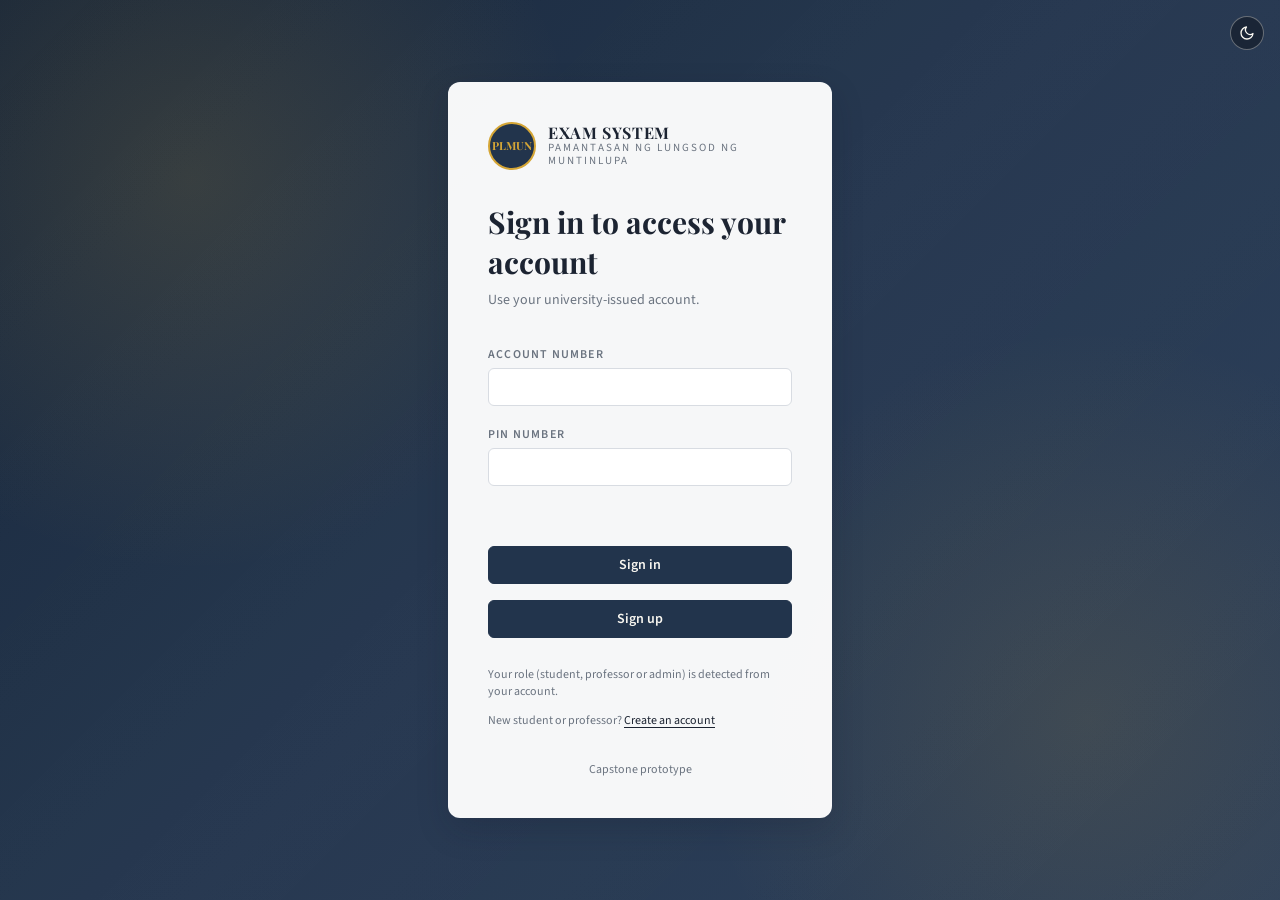
<file: index.html>
<!DOCTYPE html>
<html lang="en">
  <head>
    <meta charset="utf-8" />
    <meta name="viewport" content="width=device-width, initial-scale=1" />
    <title>EXAM — Intelligent Cheat Detection Assessment System | PLMun</title>
    
    <link rel="icon" href="favicon.ico" type="image/x-icon" />
    <link rel="preconnect" href="https://fonts.googleapis.com" />
    <link rel="preconnect" href="https://fonts.gstatic.com" crossorigin />
    <link
      rel="stylesheet"
      href="https://fonts.googleapis.com/css2?family=Playfair+Display:wght@600;700;800&family=Source+Sans+3:wght@400;500;600;700&display=swap"
    />
    <script src="js/theme.js"></script>
    <link rel="stylesheet" href="css/style.css" />
  </head>
  <body>
    <div class="portal">
      <div class="portal__visual">
        <div class="portal__overlay"></div>
      </div>

      <div class="portal__form-side">
        <div class="login">
          <div class="brand">
            <div class="brand__crest">PLMUN</div>
            <div class="brand__text">
              <p class="brand__name">EXAM SYSTEM</p>
              <p class="brand__sub">Pamantasan ng Lungsod ng Muntinlupa</p>
            </div>
          </div>

          <div id="loginView">
          <h1>Sign in to access your account</h1>
          <p class="login__intro">
            Use your university-issued account.
          </p>

          <form class="login__form" id="loginForm" autocomplete="off">
            <div>
              <label class="label" for="username">Account Number</label>
              <input class="input" id="username" name="username" autocomplete="username" required />
            </div>
            <div>
              <label class="label" for="password">PIN Number</label>
              <input class="input" id="password" name="password" type="password" autocomplete="current-password" required />
            </div>
            <p class="login__error" id="loginError" role="alert" style="color:var(--destructive);min-height:1.25rem;font-size:.9rem;margin:.5rem 0 0"></p>
            <button class="btn btn--primary btnSignIn" id="loginBtn" type="submit" style="width:100%;margin-top:.01rem">Sign in</button>
            <button class="btn btn--primary btnSignIn" id="showSignup" type="submit" style="width:100%;margin-top:.01rem">Sign up</button>
            <p class="text-xs muted" style="margin-top:.75rem">Your role (student, professor or admin) is detected from your account.</p>
          </form>
          <p class="text-xs muted" style="margin-top:.75rem">New student or professor? <a href="#" id="showSignup" class="createAccount">Create an account</a></p>
          </div>
          <div id="signupView" hidden>
            <h1>Create an account</h1>
            <p class="login__intro">Students and professors can request an account. An administrator must approve it before you can sign in.</p>
            <form class="login__form" id="signupForm" autocomplete="off">
              <div>
                <label class="label" for="suRole">Role</label>
                <select class="select" id="suRole"><option value="student">Student</option><option value="professor">Professor</option></select>
              </div>
              <div>
                <label class="label" for="suAcct">Account Number</label>
                <input class="input" id="suAcct" maxlength="30" required />
              </div>
              <div>
                <label class="label" for="suName">Full Name</label>
                <input class="input" id="suName" maxlength="120" required />
              </div>
              <div>
                <label class="label" for="suDept">Department</label>
                <select class="select" id="suDept" required></select>
              </div>
              <div class="su-student">
                <label class="label" for="suProg">Course</label>
                <select class="select" id="suProg"></select>
              </div>
              <div class="su-student">
                <label class="label" for="suYear">Year Level</label>
                <select class="select" id="suYear"></select>
              </div>
              <div class="su-student">
                <label class="label" for="suSection">Section (optional)</label>
                <input class="input" id="suSection" maxlength="30" />
              </div>
              <div>
                <label class="label" for="suPass">PIN Number (min 6)</label>
                <input class="input" id="suPass" type="password" autocomplete="new-password" required />
              </div>
              <div>
                <label class="label" for="suPass2">Confirm PIN</label>
                <input class="input" id="suPass2" type="password" autocomplete="new-password" required />
              </div>
              <p class="login__error" id="signupMsg" role="alert" style="min-height:1.25rem;font-size:.9rem;margin:.5rem 0 0"></p>
              <button class="btn btn--primary" id="signupBtn" type="submit" style="width:100%;margin-top:.5rem">Submit for approval</button>
            </form>
            <p class="text-xs muted" style="margin-top:.75rem">Already have an account? <a href="#" id="showLogin" class="createAccount">Sign in</a></p>
          </div>
          
          <p class="login__footer">Capstone prototype </p>
        </div>
      </div>
    </div>

    <script src="js/api.js"></script>
    <script src="js/catalog.js"></script>
    <script src="js/common.js"></script>
    <script src="js/login.js"></script>
  </body>
</html>
</file>
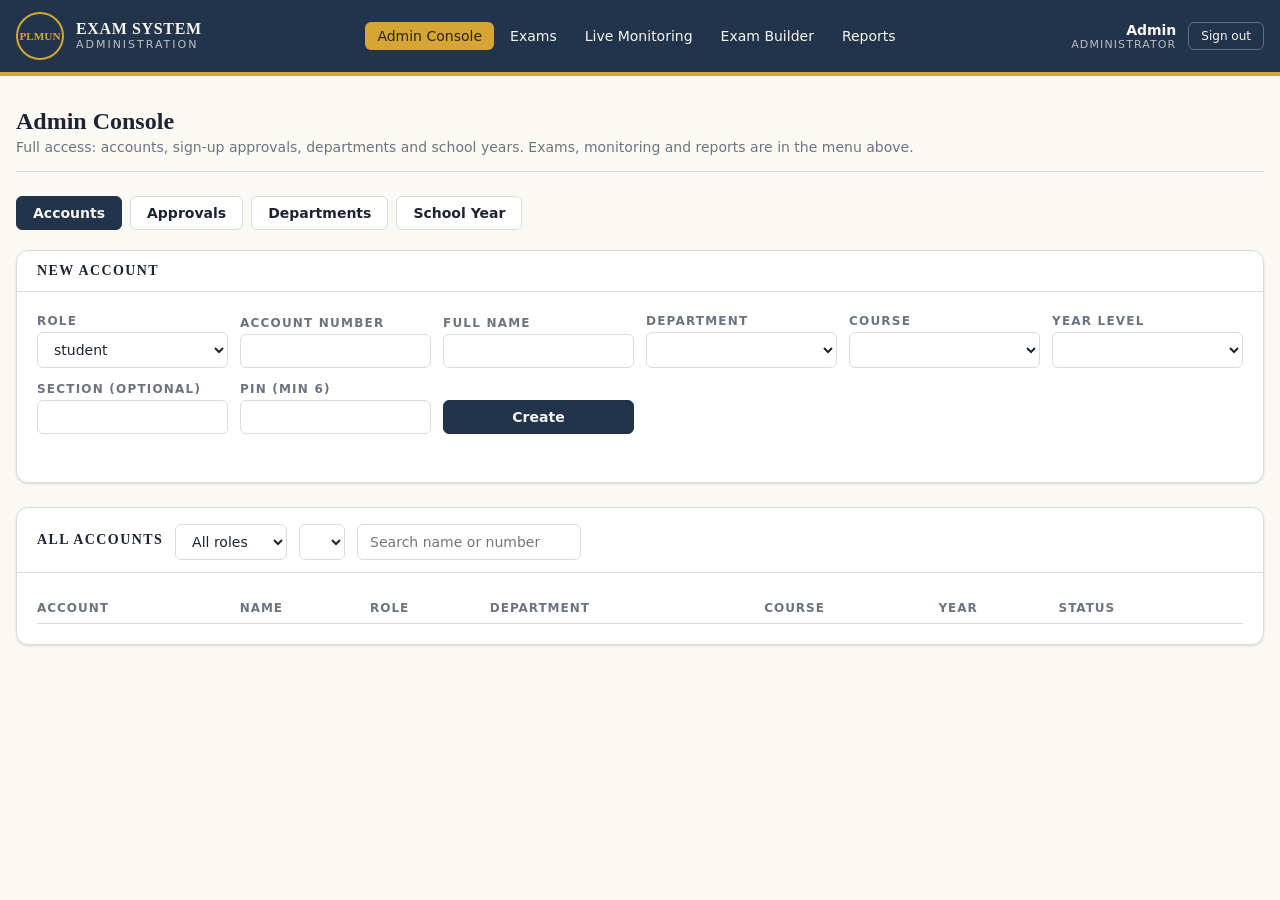
<file: admin-dashboard.html>
<!DOCTYPE html>
<html lang="en">
<head>
<meta charset="utf-8" />
<meta name="viewport" content="width=device-width, initial-scale=1" />
<title>Admin | EXAM System PLMun</title>
<script src="js/theme.js"></script>
<link rel="stylesheet" href="css/style.css" />
<link rel="stylesheet" href="css/professor.css" />
<link rel="stylesheet" href="css/admin.css" />
</head>
<body data-role="admin">
<div class="app">
  <header class="site-header"><div class="site-header__inner">
    <div class="brand"><div class="brand__crest">PLMUN</div><div class="brand__text"><p class="brand__name">EXAM SYSTEM</p><p class="brand__sub">Administration</p></div></div>
    <nav class="nav">
      <a href="admin-dashboard.html" class="is-active">Admin Console</a>
      <a href="professor-dashboard.html">Exams</a>
      <a href="professor-monitoring.html">Live Monitoring</a>
      <a href="professor-exam-creation.html">Exam Builder</a>
      <a href="professor-reports.html">Reports</a>
    </nav>
    <div class="user-box"><div><p class="user-box__name" data-user-name>Admin</p><p class="user-box__role">Administrator</p></div><a class="signout" href="index.html">Sign out</a></div>
  </div></header>

  <main class="main">
    <div class="page-title"><h1>Admin Console</h1><p>Full access: accounts, sign-up approvals, departments and school years. Exams, monitoring and reports are in the menu above.</p></div>

    <div class="tabs" id="tabs">
      <button class="tab is-active" data-tab="accounts">Accounts</button>
      <button class="tab" data-tab="approvals">Approvals <span class="tab__count" id="pendingCount" hidden>0</span></button>
      <button class="tab" data-tab="departments">Departments</button>
      <button class="tab" data-tab="schoolyear">School Year</button>
    </div>

    <!-- ACCOUNTS -->
    <div id="tab-accounts">
      <section class="card"><header class="card__header"><h2>New account</h2></header>
        <div class="card__body">
          <form id="userForm" class="form-grid">
            <label class="field"><span class="field__label">Role</span><select class="select" id="uRole"><option>student</option><option>professor</option><option>admin</option></select></label>
            <label class="field"><span class="field__label">Account number</span><input class="input" id="uAcct" maxlength="30" required /></label>
            <label class="field"><span class="field__label">Full name</span><input class="input" id="uName" maxlength="120" required /></label>
            <label class="field u-dept"><span class="field__label">Department</span><select class="select" id="uDept"></select></label>
            <label class="field u-student"><span class="field__label">Course</span><select class="select" id="uProg"></select></label>
            <label class="field u-student"><span class="field__label">Year level</span><select class="select" id="uYear"></select></label>
            <label class="field u-student"><span class="field__label">Section (optional)</span><input class="input" id="uSection" maxlength="30" /></label>
            <label class="field"><span class="field__label">PIN (min 6)</span><input class="input" id="uPass" type="password" autocomplete="new-password" required /></label>
            <button class="btn btn--primary" type="submit">Create</button>
          </form>
          <p class="text-sm" id="uNote" style="min-height:1.25rem;margin-top:.5rem"></p>
        </div></section>

      <section class="card mt-6"><header class="card__header"><div class="row-between"><h2>All accounts</h2>
        <div class="btn-row"><select class="select" id="fRole" style="width:auto"><option value="">All roles</option><option>student</option><option>professor</option><option>admin</option></select>
        <select class="select" id="fDept" style="width:auto"></select>
        <input class="input" id="fSearch" placeholder="Search name or number" style="width:14rem" /></div></div></header>
        <div class="card__body"><div class="scroll-x"><table class="table"><thead><tr><th>Account</th><th>Name</th><th>Role</th><th>Department</th><th>Course</th><th>Year</th><th>Status</th><th></th></tr></thead><tbody id="userBody"></tbody></table></div></div></section>
    </div>

    <!-- APPROVALS -->
    <div id="tab-approvals" hidden>
      <section class="card"><header class="card__header"><h2>Sign-up requests</h2></header>
        <div class="card__body"><p class="muted text-sm" style="margin-bottom:.75rem">Requests from the sign-up page. Requests with an account number that already exists are rejected automatically and never appear here.</p>
        <div class="scroll-x"><table class="table"><thead><tr><th>Account</th><th>Name</th><th>Role</th><th>Department</th><th>Course</th><th>Year</th><th>Requested</th><th></th></tr></thead><tbody id="reqBody"></tbody></table></div>
        <p class="muted text-sm" id="reqEmpty" style="margin-top:.75rem" hidden>No pending requests.</p></div></section>
      <section class="card mt-6"><header class="card__header"><h2>Rejected requests</h2></header>
        <div class="card__body"><div class="scroll-x"><table class="table"><thead><tr><th>Account</th><th>Name</th><th>Role</th><th>Department</th><th></th></tr></thead><tbody id="rejBody"></tbody></table></div>
        <p class="muted text-sm" id="rejEmpty" style="margin-top:.75rem" hidden>None.</p></div></section>
    </div>

    <!-- DEPARTMENTS -->
    <div id="tab-departments" hidden>
      <section class="card"><header class="card__header"><h2>New department</h2></header>
        <div class="card__body"><form id="deptForm" class="form-grid">
          <label class="field"><span class="field__label">Code (e.g. CITCS)</span><input class="input" id="dCode" maxlength="20" required /></label>
          <label class="field"><span class="field__label">Name</span><input class="input" id="dName" maxlength="150" required /></label>
          <button class="btn btn--primary" type="submit">Add department</button></form>
          <p class="text-sm" id="dNote" style="min-height:1.25rem;margin-top:.5rem"></p></div></section>
      <div class="mt-6" id="deptList"></div>
    </div>

    <!-- SCHOOL YEAR -->
    <div id="tab-schoolyear" hidden>
      <section class="card"><header class="card__header"><h2>New school year</h2></header>
        <div class="card__body"><form id="syForm" class="form-grid">
          <label class="field"><span class="field__label">Label (2026-2027)</span><input class="input" id="syLabel" pattern="\d{4}-\d{4}" required /></label>
          <label class="field"><span class="field__label">Start date</span><input class="input" id="syStart" type="date" required /></label>
          <label class="field"><span class="field__label">End date</span><input class="input" id="syEnd" type="date" required /></label>
          <button class="btn btn--primary" type="submit">Add school year</button></form>
          <p class="text-sm" id="syNote" style="min-height:1.25rem;margin-top:.5rem"></p>
          <p class="muted text-sm">When a school year's end date passes, every approved student moves up one year level automatically (once). Irregular students are not changed. Students already in the last year of their program are marked <b>Graduated</b>.</p></div></section>
      <section class="card mt-6"><header class="card__header"><h2>School years</h2></header>
        <div class="card__body"><div class="scroll-x"><table class="table"><thead><tr><th>School year</th><th>Start</th><th>End</th><th>Status</th><th></th></tr></thead><tbody id="syBody"></tbody></table></div></div></section>
    </div>
  </main>
</div>

<!-- Edit account -->
<div class="modal" id="editModal" hidden>
  <button class="modal__backdrop" type="button" data-modal-close="editModal" aria-label="Close"></button>
  <div class="modal__panel" style="max-width:36rem">
    <div class="modal__header"><h2>Edit account</h2><button class="modal__close" type="button" data-modal-close="editModal" aria-label="Close">&times;</button></div>
    <form class="modal__body form-grid" id="editForm" style="grid-template-columns:1fr 1fr">
      <label class="field"><span class="field__label">Role</span><select class="select" id="eRole"><option>student</option><option>professor</option><option>admin</option></select></label>
      <label class="field"><span class="field__label">Account number</span><input class="input" id="eAcct" maxlength="30" required /></label>
      <label class="field" style="grid-column:1/-1"><span class="field__label">Full name</span><input class="input" id="eName" maxlength="120" required /></label>
      <label class="field e-dept"><span class="field__label">Department</span><select class="select" id="eDept"></select></label>
      <label class="field e-student"><span class="field__label">Course</span><select class="select" id="eProg"></select></label>
      <label class="field e-student"><span class="field__label">Year level</span><select class="select" id="eYear"></select></label>
      <label class="field e-student"><span class="field__label">Section</span><input class="input" id="eSection" maxlength="30" /></label>
      <label class="field e-student" style="grid-column:1/-1"><span><input type="checkbox" id="eGrad" /> Graduated</span></label>
      <p class="text-sm danger" id="eNote" style="grid-column:1/-1;min-height:1.25rem;margin:0"></p>
      <div class="btn-row" style="grid-column:1/-1"><button class="btn btn--primary" type="submit">Save changes</button><button class="btn btn--outline" type="button" data-modal-close="editModal">Cancel</button></div>
    </form>
  </div>
</div>

<script src="js/api.js"></script>
<script src="js/common.js"></script>
<script src="js/catalog.js"></script>
<script src="js/admin.js"></script>
</body>
</html>
</file>
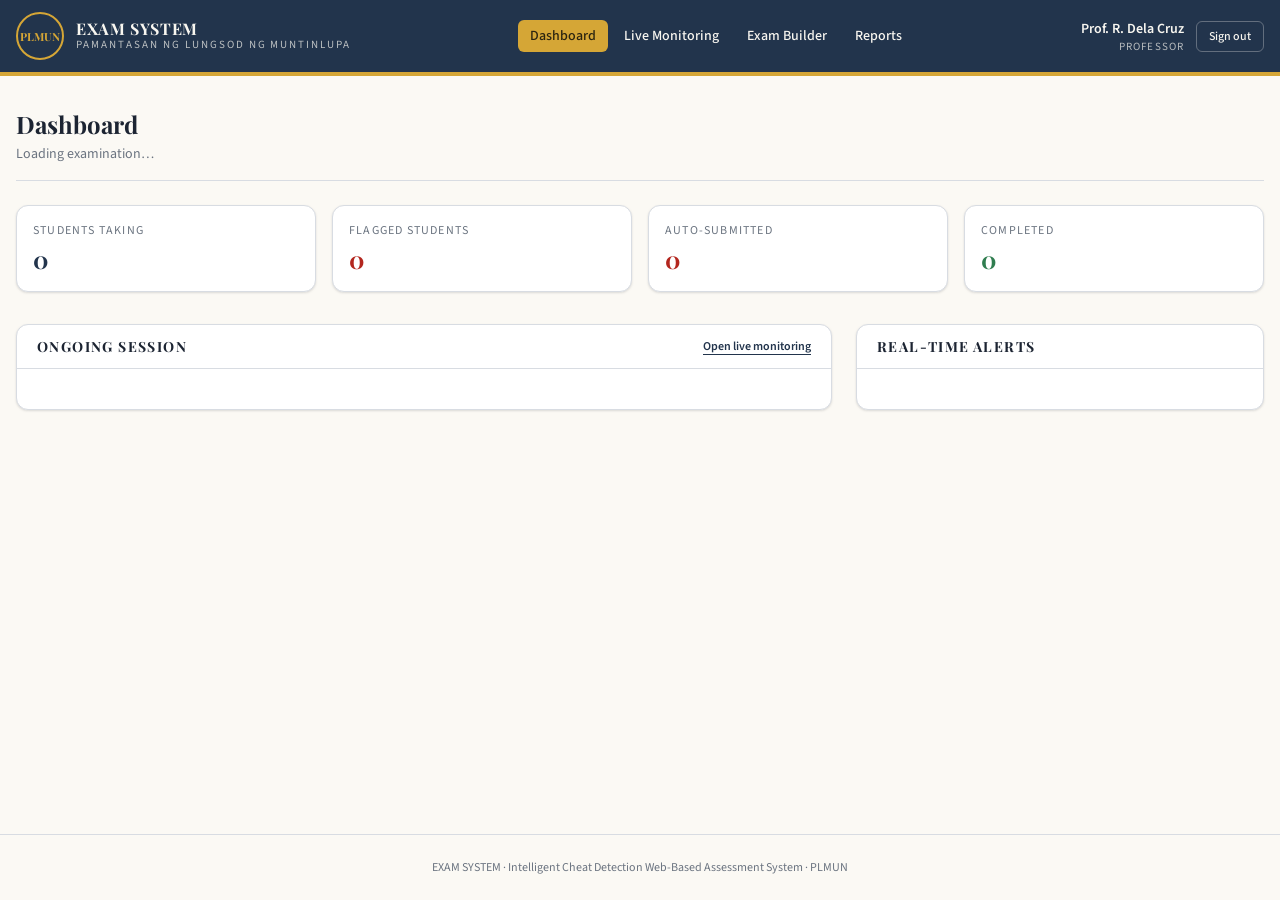
<file: professor-dashboard.html>
<!DOCTYPE html>
<html lang="en">
  <head>
    <meta charset="utf-8" />
    <meta name="viewport" content="width=device-width, initial-scale=1" />
    <title>Professor Dashboard | EXAM SYSTEM</title>
    <meta name="description" content="Overview of ongoing examinations, flagged students and integrity alerts." />
    <meta property="og:title" content="Professor Dashboard | EXAM PLMu" />
    <meta property="og:description" content="Ongoing examinations and integrity alerts at a glance." />
    <meta property="og:type" content="website" />
    <meta name="twitter:card" content="summary_large_image" />
    <link rel="icon" href="favicon.ico" type="image/x-icon" />
    <link rel="preconnect" href="https://fonts.googleapis.com" />
    <link rel="preconnect" href="https://fonts.gstatic.com" crossorigin />
    <link
      rel="stylesheet"
      href="https://fonts.googleapis.com/css2?family=Playfair+Display:wght@600;700;800&family=Source+Sans+3:wght@400;500;600;700&display=swap"
    />
    <script src="js/theme.js"></script>
    <link rel="stylesheet" href="css/style.css" />
    <link rel="stylesheet" href="css/professor.css">
  </head>
  <body data-role="professor,admin">
    <div class="app">
      <header class="site-header">
        <div class="site-header__inner">
          <div class="brand">
            <div class="brand__crest">PLMUN</div>
            <div class="brand__text">
              <p class="brand__name">EXAM SYSTEM</p>
              <p class="brand__sub">Pamantasan ng Lungsod ng Muntinlupa</p>
            </div>
          </div>
          <nav class="nav">
            <a href="professor-dashboard.html">Dashboard</a>
            <a href="professor-monitoring.html">Live Monitoring</a>
            <a href="professor-exam-creation.html">Exam Builder</a>
            <a href="professor-reports.html">Reports</a>
          </nav>
          <div class="user-box">
            <div>
              <p class="user-box__name" data-user-name>Prof. R. Dela Cruz</p>
              <p class="user-box__role">Professor</p>
            </div>
            <a class="signout" href="index.html">Sign out</a>
          </div>
        </div>
      </header>

      <main class="main">
        <div class="page-title">
          <h1>Dashboard</h1>
          <p id="dashSubtitle">Loading examination…</p>
        </div>

        <div class="grid grid--stats">
          <div class="stat">
            <p class="stat__label">Students taking</p>
            <p class="stat__value" id="statTaking">0</p>
          </div>
          <div class="stat">
            <p class="stat__label">Flagged students</p>
            <p class="stat__value is-danger" id="statFlagged">0</p>
          </div>
          <div class="stat">
            <p class="stat__label">Auto-submitted</p>
            <p class="stat__value is-danger" id="statAuto">0</p>
          </div>
          <div class="stat">
            <p class="stat__label">Completed</p>
            <p class="stat__value is-success" id="statDone">0</p>
          </div>
        </div>

        <div class="grid grid--split">
          <section class="card">
            <header class="card__header">
              <h2>Ongoing session</h2>
              <a class="card__link" href="professor-monitoring.html">Open live monitoring</a>
            </header>
            <div class="card__body">
              <ul class="divided" id="sessionRoster"></ul>
            </div>
          </section>

          <section class="card">
            <header class="card__header"><h2>Real-time alerts</h2></header>
            <div class="card__body">
              <ul id="alertFeed"></ul>
            </div>
          </section>
        </div>
      </main>

      <footer class="site-footer">
        EXAM SYSTEM · Intelligent Cheat Detection Web-Based Assessment System  · PLMUN
      </footer>
    </div>

    <script src="js/api.js"></script>
    
    <script src="js/common.js"></script>
    <script src="js/charts.js"></script>
    <script src="js/professor.js"></script>
  </body>
</html>
</file>
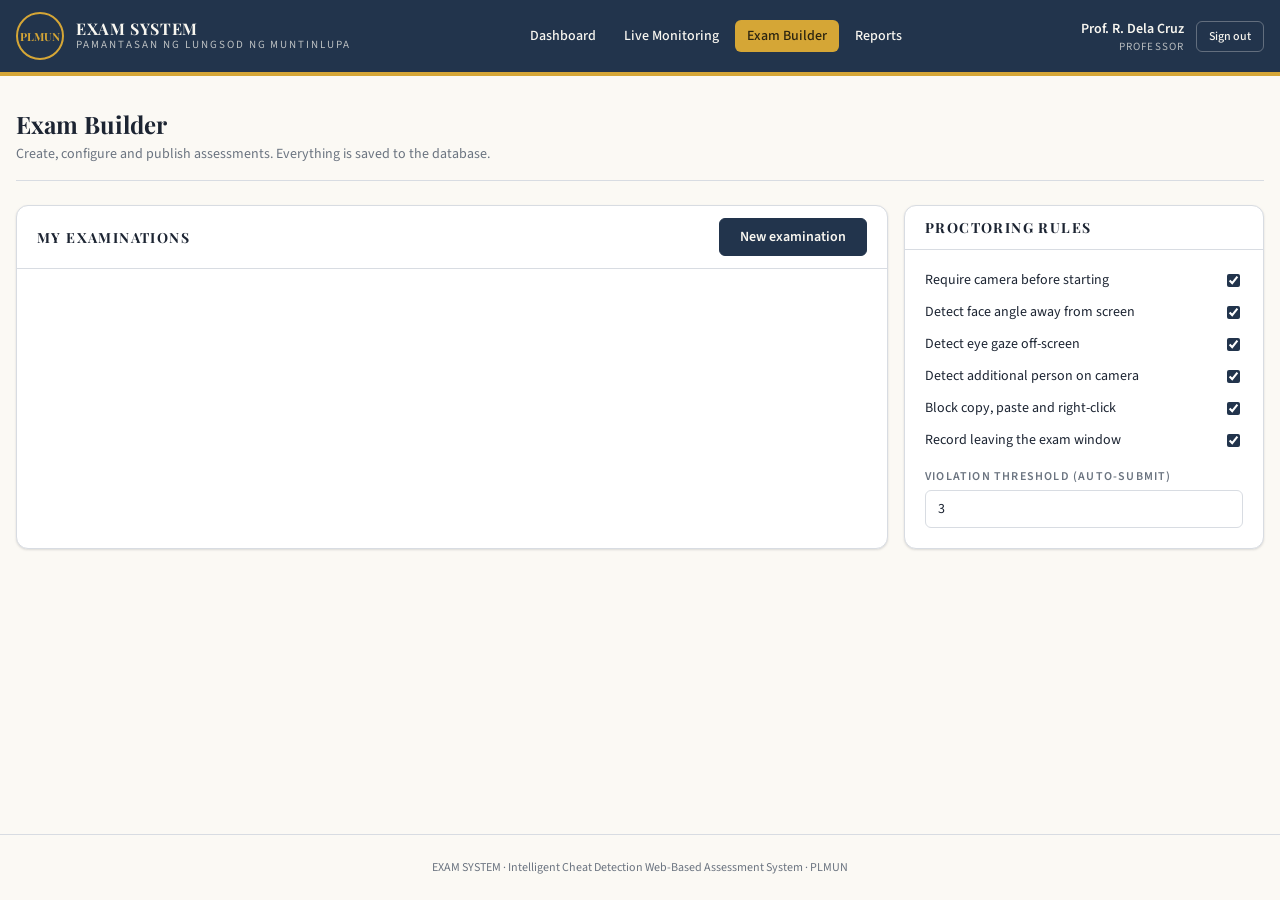
<file: professor-exam-creation.html>
<!DOCTYPE html>
<html lang="en">
  <head>
    <meta charset="utf-8" />
    <meta name="viewport" content="width=device-width, initial-scale=1" />
    <title>Exam Creation | EXAM SYSTEM</title>
    
    <link rel="icon" href="favicon.ico" type="image/x-icon" />
    <link rel="preconnect" href="https://fonts.googleapis.com" />
    <link rel="preconnect" href="https://fonts.gstatic.com" crossorigin />
    <link
      rel="stylesheet"
      href="https://fonts.googleapis.com/css2?family=Playfair+Display:wght@600;700;800&family=Source+Sans+3:wght@400;500;600;700&display=swap"
    />
    <script src="js/theme.js"></script>
    <link rel="stylesheet" href="css/style.css" />
    <link rel="stylesheet" href="css/professor.css">
  </head>
  <body data-role="professor,admin">
    <div class="app">
      <header class="site-header">
        <div class="site-header__inner">
          <div class="brand">
            <div class="brand__crest">PLMUN</div>
            <div class="brand__text">
              <p class="brand__name">EXAM SYSTEM</p>
              <p class="brand__sub">Pamantasan ng Lungsod ng Muntinlupa</p>
            </div>
          </div>
          <nav class="nav">
            <a href="professor-dashboard.html">Dashboard</a>
            <a href="professor-monitoring.html">Live Monitoring</a>
            <a href="professor-exam-creation.html">Exam Builder</a>
            <a href="professor-reports.html">Reports</a>
          </nav>
          <div class="user-box">
            <div>
              <p class="user-box__name" data-user-name>Prof. R. Dela Cruz</p>
              <p class="user-box__role">Professor</p>
            </div>
            <a class="signout" href="index.html">Sign out</a>
          </div>
        </div>
      </header>

      <main class="main">
        <div class="page-title">
          <h1>Exam Builder</h1>
          <p>Create, configure and publish assessments. Everything is saved to the database.</p>
        </div>

        <div class="grid grid--builder">
          <section class="card">
            <header class="card__header">
              <h2>My examinations</h2>
              <button type="button" class="btn btn--primary" data-modal-open="examModal">New examination</button>
            </header>
            <div class="card__body">
              <ul class="divided" id="examManagerList"></ul>
            </div>
          </section>

          <section class="card">
            <header class="card__header"><h2>Proctoring rules</h2></header>
            <div class="card__body">
              <ul class="text-sm" style="display: grid; gap: 0.75rem">
                <li class="row-between"><span>Require camera before starting</span><input type="checkbox" id="ruleCamera" checked /></li>
                <li class="row-between"><span>Detect face angle away from screen</span><input type="checkbox" id="ruleAngle" checked /></li>
                <li class="row-between"><span>Detect eye gaze off-screen</span><input type="checkbox" id="ruleGaze" checked /></li>
                <li class="row-between"><span>Detect additional person on camera</span><input type="checkbox" id="ruleMulti" checked /></li>
                <li class="row-between"><span>Block copy, paste and right-click</span><input type="checkbox" id="ruleCopy" checked /></li>
                <li class="row-between"><span>Record leaving the exam window</span><input type="checkbox" id="ruleTab" checked /></li>
              </ul>
              <label class="field" style="margin-top: 1rem">
                <span class="field__label">Violation threshold (auto-submit)</span>
                <input class="input" type="number" id="thresholdInput" value="3" min="1" max="20" />
              </label>
            </div>
          </section>
        </div>
      </main>

      <footer class="site-footer">
        EXAM SYSTEM · Intelligent Cheat Detection Web-Based Assessment System  · PLMUN
      </footer>
    </div>

    <div class="modal" id="examModal" hidden>
      <button class="modal__backdrop" type="button" data-modal-close="examModal" aria-label="Close"></button>
      <div class="modal__panel" role="dialog" aria-modal="true" aria-label="New examination">
        <div class="modal__header">
          <h2>New examination</h2>
          <button class="modal__close" type="button" data-modal-close="examModal" aria-label="Close">&times;</button>
        </div>
        <div class="modal__body">
          <form id="examBuilderForm" style="display: grid; gap: 1.25rem">
            <div class="grid" style="grid-template-columns: 1fr 1fr">
              <label class="field"><span class="field__label">Title</span>
                <input class="input" id="fTitle" placeholder="Midterm Examination" required /></label>
              <label class="field"><span class="field__label">Subject code</span>
                <input class="input" id="fCode" placeholder="IT 401" required /></label>
              <label class="field"><span class="field__label">Subject name</span>
                <input class="input" id="fSubject" placeholder="Data Analytics and Visualization" /></label>
              <label class="field"><span class="field__label">Schedule</span>
                <input class="input" id="fSchedule" type="datetime-local" /></label>
              <label class="field"><span class="field__label">Duration (minutes)</span>
                <input class="input" id="fDuration" type="number" value="45" min="1" /></label>
            </div>

            <fieldset class="fieldset">
              <legend class="field__label">Sections allowed to take this exam</legend>
              <div id="newExamSections"></div>
            </fieldset>

            <fieldset style="border:1px solid var(--border,#ddd);padding:1rem;border-radius:8px;display:grid;gap:.75rem">
              <legend class="field__label">Add a question</legend>
              <div class="grid" style="grid-template-columns: 2fr 1fr">
                <label class="field"><span class="field__label">Type</span>
                  <select class="select" id="qType"><option value="multiple-choice">Multiple choice (auto-graded)</option><option value="essay">Essay (manual grading)</option></select></label>
                <label class="field"><span class="field__label">Points</span>
                  <input class="input" id="qPoints" type="number" value="5" min="1" /></label>
              </div>
              <label class="field"><span class="field__label">Question prompt</span>
                <textarea class="textarea" id="qPrompt" rows="3" placeholder="Type the question here…"></textarea></label>
              <div id="qChoices" style="display:grid;gap:.5rem">
                <span class="field__label">Choices - select the correct one</span>
                <label style="display:flex;gap:.5rem;align-items:center"><input type="radio" name="qCorrect" value="0" checked /><input class="input" data-choice placeholder="Choice A" /></label>
                <label style="display:flex;gap:.5rem;align-items:center"><input type="radio" name="qCorrect" value="1" /><input class="input" data-choice placeholder="Choice B" /></label>
                <label style="display:flex;gap:.5rem;align-items:center"><input type="radio" name="qCorrect" value="2" /><input class="input" data-choice placeholder="Choice C" /></label>
                <label style="display:flex;gap:.5rem;align-items:center"><input type="radio" name="qCorrect" value="3" /><input class="input" data-choice placeholder="Choice D" /></label>
              </div>
              <div class="grid" style="grid-template-columns: 1fr 2fr">
                <label class="field"><span class="field__label">Media (optional)</span>
                  <select class="select" id="qMediaKind"><option value="">None</option><option value="image">Picture URL</option><option value="video">Video URL</option></select></label>
                <label class="field"><span class="field__label">Media link</span>
                  <input class="input" id="qMediaSrc" placeholder="assets/diagram.png or https://…" /></label>
              </div>
              <div><button type="submit" class="btn btn--outline">Add question to exam</button></div>
            </fieldset>

            <div>
              <span class="field__label">Questions in this exam (<span id="qCount">0</span>)</span>
              <ol id="qList" class="text-sm" style="margin:.5rem 0 0 1.25rem;display:grid;gap:.35rem"></ol>
            </div>

            <div class="btn-row">
              <button type="button" class="btn btn--primary" id="btnPublish">Publish exam</button>
              <button type="button" class="btn btn--outline" id="btnDraft">Save as draft</button>
            </div>
            <p class="text-sm muted" id="builderNote" hidden></p>
          </form>
        </div>
      </div>
    </div>

    <div class="modal" id="sectionsModal" hidden>
      <button class="modal__backdrop" type="button" data-modal-close="sectionsModal" aria-label="Close"></button>
      <div class="modal__panel" role="dialog" aria-modal="true" aria-label="Sections allowed" style="max-width:30rem">
        <div class="modal__header">
          <h2>Sections allowed</h2>
          <button class="modal__close" type="button" data-modal-close="sectionsModal" aria-label="Close">&times;</button>
        </div>
        <div class="modal__body" style="display:grid;gap:1rem">
          <p class="text-sm muted" id="editSectionsTitle"></p>
          <div id="editSectionsBox"></div>
          <p class="text-sm danger" id="editSectionsNote" hidden></p>
          <div class="btn-row">
            <button type="button" class="btn btn--primary" id="btnSaveSections">Save sections</button>
            <button type="button" class="btn btn--outline" data-modal-close="sectionsModal">Cancel</button>
          </div>
        </div>
      </div>
    </div>

    <script src="js/api.js"></script>
    
    <script src="js/common.js"></script>
    <script src="js/charts.js"></script>
    <script src="js/professor.js"></script>
  </body>
</html>
</file>
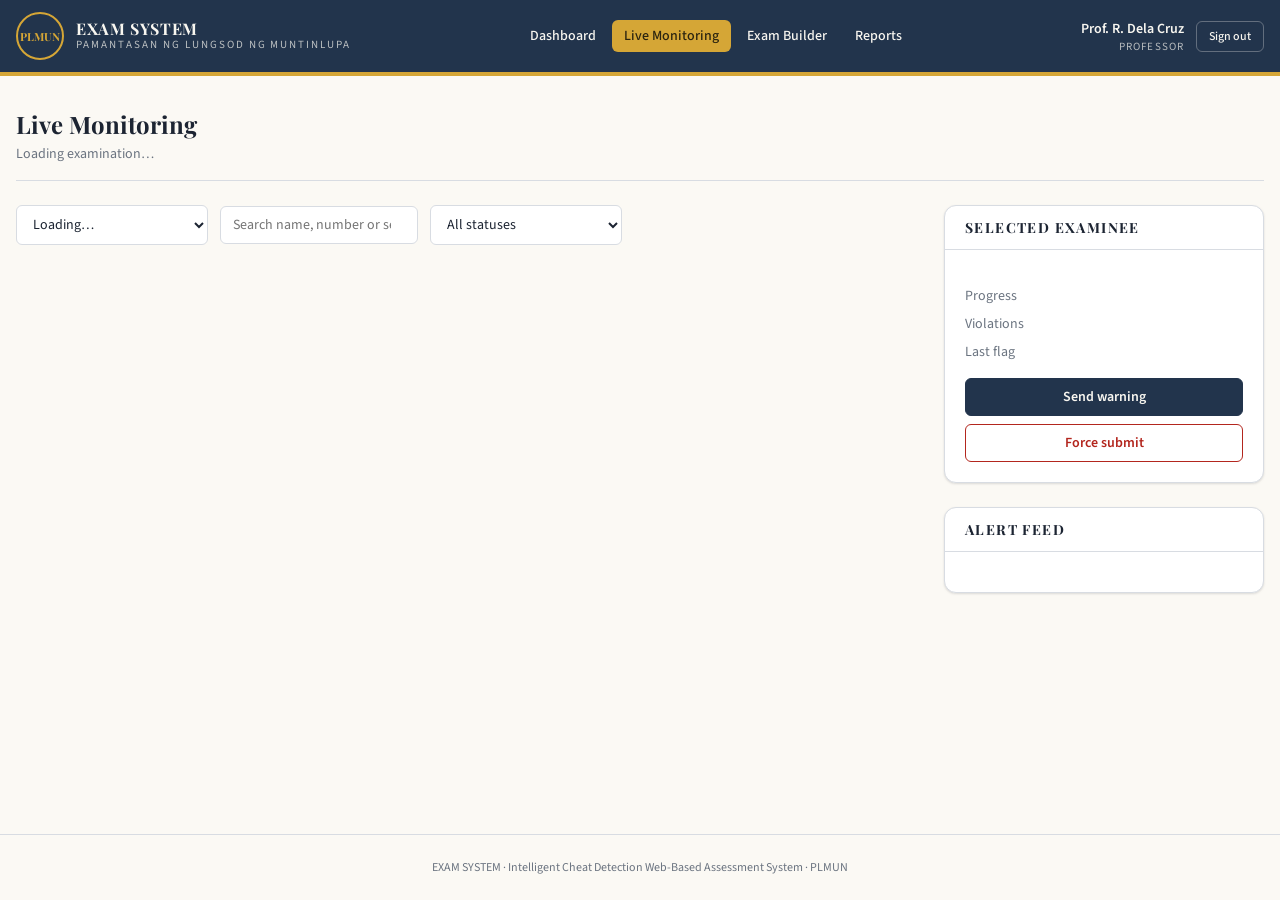
<file: professor-monitoring.html>
<!DOCTYPE html>
<html lang="en">
  <head>
    <meta charset="utf-8" />
    <meta name="viewport" content="width=device-width, initial-scale=1" />
    <title>Live Monitoring | EXAM SYSTEM</title>
    
    <link rel="icon" href="favicon.ico" type="image/x-icon" />
    <link rel="preconnect" href="https://fonts.googleapis.com" />
    <link rel="preconnect" href="https://fonts.gstatic.com" crossorigin />
    <link
      rel="stylesheet"
      href="https://fonts.googleapis.com/css2?family=Playfair+Display:wght@600;700;800&family=Source+Sans+3:wght@400;500;600;700&display=swap"
    />
    <script src="js/theme.js"></script>
    <link rel="stylesheet" href="css/style.css" />
    <link rel="stylesheet" href="css/professor.css">
  </head>
  <body data-role="professor,admin">
    <div class="app">
      <header class="site-header">
        <div class="site-header__inner">
          <div class="brand">
            <div class="brand__crest">PLMUN</div>
            <div class="brand__text">
              <p class="brand__name">EXAM SYSTEM</p>
              <p class="brand__sub">Pamantasan ng Lungsod ng Muntinlupa</p>
            </div>
          </div>
          <nav class="nav">
            <a href="professor-dashboard.html">Dashboard</a>
            <a href="professor-monitoring.html">Live Monitoring</a>
            <a href="professor-exam-creation.html">Exam Builder</a>
            <a href="professor-reports.html">Reports</a>
          </nav>
          <div class="user-box">
            <div>
              <p class="user-box__name" data-user-name>Prof. R. Dela Cruz</p>
              <p class="user-box__role">Professor</p>
            </div>
            <a class="signout" href="index.html">Sign out</a>
          </div>
        </div>
      </header>

      <main class="main">
        <div class="page-title">
          <h1>Live Monitoring</h1>
          <p id="monitorSubtitle">Loading examination…</p>
        </div>

        <div class="grid grid--monitor">
          <div>
            <div class="monitor-toolbar">
              <label class="sr-only" for="monitorExam">Examination</label>
              <select class="select" id="monitorExam"><option value="">Loading…</option></select>
              <label class="sr-only" for="monitorSearch">Search examinees</label>
              <input class="input" id="monitorSearch" type="search" placeholder="Search name, number or section" />
              <label class="sr-only" for="monitorStatus">Filter by status</label>
              <select class="select" id="monitorStatus">
                <option value="all">All statuses</option>
                <option value="in-progress">In progress</option>
                <option value="flagged">Flagged</option>
                <option value="auto-submitted">Auto-submitted</option>
                <option value="submitted">Submitted</option>
              </select>
            </div>

            <div class="monitor-grid" id="monitorGrid"></div>
          </div>

          <div>
            <section class="card">
              <header class="card__header"><h2>Selected examinee</h2></header>
              <div class="card__body">
                <p class="font-display" style="font-size: 1.125rem; font-weight: 700" id="detailName"></p>
                <p class="text-xs muted" id="detailMeta"></p>
                <dl class="detail-list">
                  <div><dt>Progress</dt><dd id="detailProgress"></dd></div>
                  <div><dt>Violations</dt><dd class="danger" id="detailViolations"></dd></div>
                  <div><dt>Last flag</dt><dd id="detailFlag"></dd></div>
                </dl>
                <div class="stack-actions">
                  <button type="button" class="btn btn--primary">Send warning</button>
                  <button type="button" class="btn btn--danger">Force submit</button>
                </div>
              </div>
            </section>

            <section class="card mt-6">
              <header class="card__header"><h2>Alert feed</h2></header>
              <div class="card__body">
                <ul id="monitorAlerts"></ul>
              </div>
            </section>
          </div>
        </div>
      </main>

      <footer class="site-footer">
        EXAM SYSTEM · Intelligent Cheat Detection Web-Based Assessment System  · PLMUN
      </footer>
    </div>

    <div class="modal" id="studentModal" hidden>
      <button class="modal__backdrop" type="button" data-modal-close="studentModal" aria-label="Close"></button>
      <div class="modal__panel" role="dialog" aria-modal="true" aria-label="Examinee detail">
        <div class="modal__header">
          <h2>Examinee detail</h2>
          <button class="modal__close" type="button" data-modal-close="studentModal" aria-label="Close">&times;</button>
        </div>
        <div class="modal__body" id="studentModalBody"></div>
      </div>
    </div>

    <script src="js/api.js"></script>
    
    <script src="js/common.js"></script>
    <script src="js/monitoring.js"></script>
  </body>
</html>
</file>
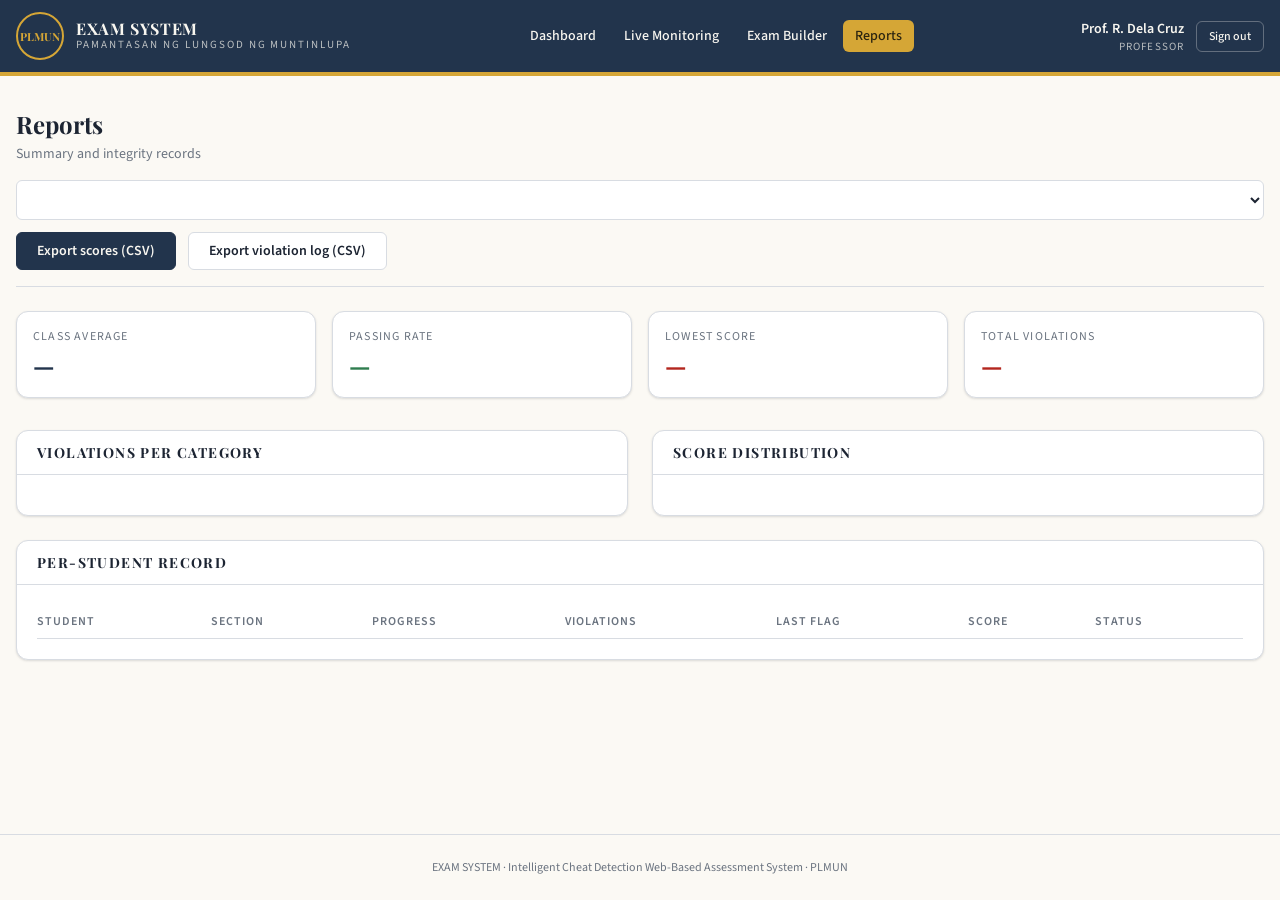
<file: professor-reports.html>
<!DOCTYPE html>
<html lang="en">
  <head>
    <meta charset="utf-8" />
    <meta name="viewport" content="width=device-width, initial-scale=1" />
    <title>Integrity Reports | EXAM SYSTEM</title>
    
    <link rel="icon" href="favicon.ico" type="image/x-icon" />
    <link rel="preconnect" href="https://fonts.googleapis.com" />
    <link rel="preconnect" href="https://fonts.gstatic.com" crossorigin />
    <link
      rel="stylesheet"
      href="https://fonts.googleapis.com/css2?family=Playfair+Display:wght@600;700;800&family=Source+Sans+3:wght@400;500;600;700&display=swap"
    />
    <script src="js/theme.js"></script>
    <link rel="stylesheet" href="css/style.css" />
    <link rel="stylesheet" href="css/professor.css">
  </head>
  <body data-role="professor,admin">
    <div class="app">
      <header class="site-header">
        <div class="site-header__inner">
          <div class="brand">
            <div class="brand__crest">PLMUN</div>
            <div class="brand__text">
              <p class="brand__name">EXAM SYSTEM</p>
              <p class="brand__sub">Pamantasan ng Lungsod ng Muntinlupa</p>
            </div>
          </div>
          <nav class="nav">
            <a href="professor-dashboard.html">Dashboard</a>
            <a href="professor-monitoring.html">Live Monitoring</a>
            <a href="professor-exam-creation.html">Exam Builder</a>
            <a href="professor-reports.html">Reports</a>
          </nav>
          <div class="user-box">
            <div>
              <p class="user-box__name" data-user-name>Prof. R. Dela Cruz</p>
              <p class="user-box__role">Professor</p>
            </div>
            <a class="signout" href="index.html">Sign out</a>
          </div>
        </div>
      </header>

      <main class="main">
        <div class="page-title">
          <h1>Reports</h1>
          <p id="reportSubtitle">Summary and integrity records</p>
          <div class="btn-row" style="margin-top:.75rem;flex-wrap:wrap">
            <select class="select" id="reportExam" aria-label="Choose examination"></select>
            <a class="btn btn--primary" id="exportScores" href="#">Export scores (CSV)</a>
            <a class="btn btn--outline" id="exportViolations" href="#">Export violation log (CSV)</a>
          </div>
        </div>

        <div class="grid grid--stats">
          <div class="stat">
            <p class="stat__label">Class average</p>
            <p class="stat__value" id="statAvg">—</p>
          </div>
          <div class="stat">
            <p class="stat__label">Passing rate</p>
            <p class="stat__value is-success" id="statPass">—</p>
          </div>
          <div class="stat">
            <p class="stat__label">Lowest score</p>
            <p class="stat__value is-danger" id="statLow">—</p>
          </div>
          <div class="stat">
            <p class="stat__label">Total violations</p>
            <p class="stat__value is-danger" id="statViol">—</p>
          </div>
        </div>

        <div class="grid grid--halves mt-8">
          <section class="card">
            <header class="card__header"><h2>Violations per category</h2></header>
            <div class="card__body" id="violationPie"></div>
          </section>
          <section class="card">
            <header class="card__header"><h2>Score distribution</h2></header>
            <div class="card__body" id="scoreBars"></div>
          </section>
        </div>

        <section class="card mt-6">
          <header class="card__header"><h2>Per-student record</h2></header>
          <div class="card__body">
            <div class="scroll-x">
              <table class="table">
                <thead>
                  <tr>
                    <th>Student</th>
                    <th>Section</th>
                    <th>Progress</th>
                    <th>Violations</th>
                    <th>Last flag</th>
                    <th>Score</th>
                    <th>Status</th>
                  </tr>
                </thead>
                <tbody id="reportBody"></tbody>
              </table>
            </div>
          </div>
        </section>
      </main>

      <footer class="site-footer">
        EXAM SYSTEM · Intelligent Cheat Detection Web-Based Assessment System  · PLMUN
      </footer>
    </div>

    <script src="js/api.js"></script>
    
    <script src="js/common.js"></script>
    <script src="js/charts.js"></script>
    <script src="js/professor.js"></script>
  </body>
</html>
</file>
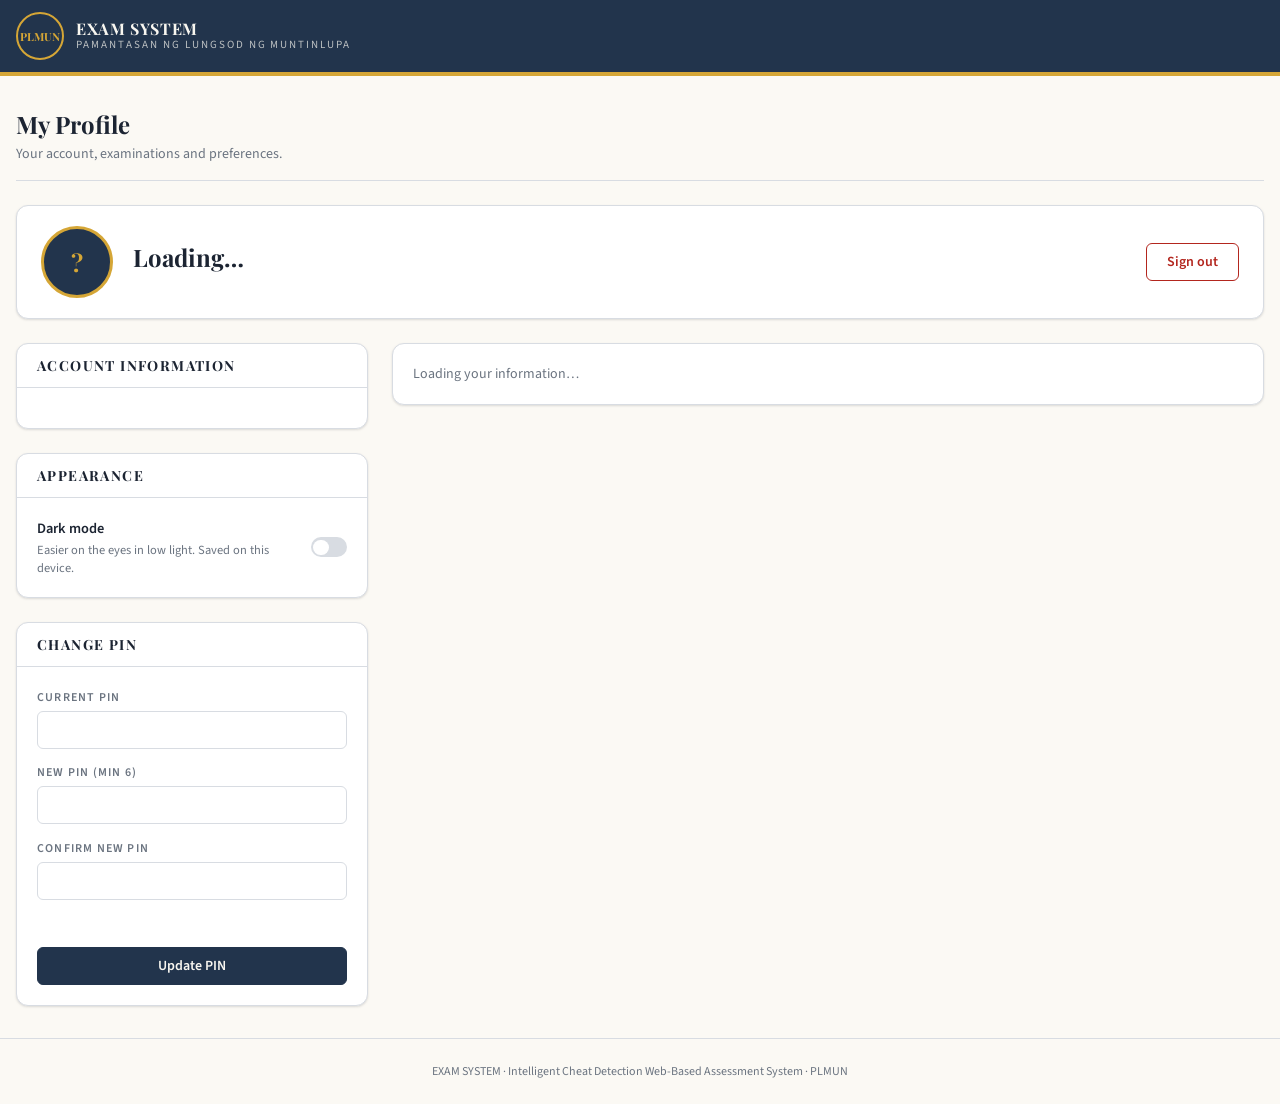
<file: profile.html>
<!DOCTYPE html>
<html lang="en">
  <head>
    <meta charset="utf-8" />
    <meta name="viewport" content="width=device-width, initial-scale=1" />
    <title>My Profile | EXAM SYSTEM</title>
    <meta name="description" content="Your account information, examinations and preferences." />
    <link rel="icon" href="favicon.ico" type="image/x-icon" />
    <link rel="preconnect" href="https://fonts.googleapis.com" />
    <link rel="preconnect" href="https://fonts.gstatic.com" crossorigin />
    <link
      rel="stylesheet"
      href="https://fonts.googleapis.com/css2?family=Playfair+Display:wght@600;700;800&family=Source+Sans+3:wght@400;500;600;700&display=swap"
    />
    <script src="js/theme.js"></script>
    <link rel="stylesheet" href="css/style.css" />
    <link rel="stylesheet" href="css/profile.css" />
  </head>
  <!-- One page for every role: the menu, the exam section and the stats are chosen from the signed-in account. -->
  <body data-role="student,professor,admin">
    <div class="app">
      <header class="site-header">
        <div class="site-header__inner">
          <div class="brand">
            <div class="brand__crest">PLMUN</div>
            <div class="brand__text">
              <p class="brand__name">EXAM SYSTEM</p>
              <p class="brand__sub">Pamantasan ng Lungsod ng Muntinlupa</p>
            </div>
          </div>
          <nav class="nav" data-auto-nav></nav>
          <div class="user-box"></div>
        </div>
      </header>

      <main class="main">
        <div class="page-title">
          <h1>My Profile</h1>
          <p id="profileSubtitle">Your account, examinations and preferences.</p>
        </div>

        <section class="card profile-hero" aria-label="Account summary">
          <div class="avatar avatar--lg" id="heroAvatar" aria-hidden="true">?</div>
          <div class="profile-hero__text">
            <h2 id="heroName">Loading…</h2>
            <p class="muted" id="heroMeta"></p>
            <p class="profile-hero__badges" id="heroBadges"></p>
          </div>
          <div class="profile-hero__actions">
            <button type="button" class="btn btn--danger" data-signout>Sign out</button>
          </div>
        </section>

        <p class="text-sm danger" id="profileError" role="alert" hidden></p>

        <div class="profile-layout">
          <div class="profile-side">
            <section class="card">
              <header class="card__header"><h2>Account information</h2></header>
              <div class="card__body"><dl class="kv" id="accountInfo"></dl></div>
            </section>

            <section class="card">
              <header class="card__header"><h2>Appearance</h2></header>
              <div class="card__body">
                <button type="button" class="pref-row" data-theme-toggle aria-pressed="false">
                  <span><span class="pref-row__title">Dark mode</span><span class="pref-row__hint">Easier on the eyes in low light. Saved on this device.</span></span>
                  <span class="switch" aria-hidden="true"></span>
                </button>
              </div>
            </section>

            <section class="card">
              <header class="card__header"><h2>Change PIN</h2></header>
              <div class="card__body">
                <form id="pinForm" class="pin-form" autocomplete="off">
                  <label class="field"><span class="field__label">Current PIN</span>
                    <input class="input" id="pinCurrent" type="password" autocomplete="current-password" required /></label>
                  <label class="field"><span class="field__label">New PIN (min 6)</span>
                    <input class="input" id="pinNew" type="password" autocomplete="new-password" minlength="6" required /></label>
                  <label class="field"><span class="field__label">Confirm new PIN</span>
                    <input class="input" id="pinConfirm" type="password" autocomplete="new-password" minlength="6" required /></label>
                  <p class="text-sm" id="pinMsg" role="status" style="min-height:1.25rem"></p>
                  <button type="submit" class="btn btn--primary" id="pinBtn">Update PIN</button>
                </form>
              </div>
            </section>
          </div>

          <div class="profile-main" id="profileMain">
            <section class="card"><div class="card__body muted text-sm">Loading your information…</div></section>
          </div>
        </div>
      </main>

      <footer class="site-footer">
        EXAM SYSTEM · Intelligent Cheat Detection Web-Based Assessment System  · PLMUN
      </footer>
    </div>

    <script src="js/api.js"></script>
    <script src="js/common.js"></script>
    <script src="js/profile.js"></script>
  </body>
</html>
</file>
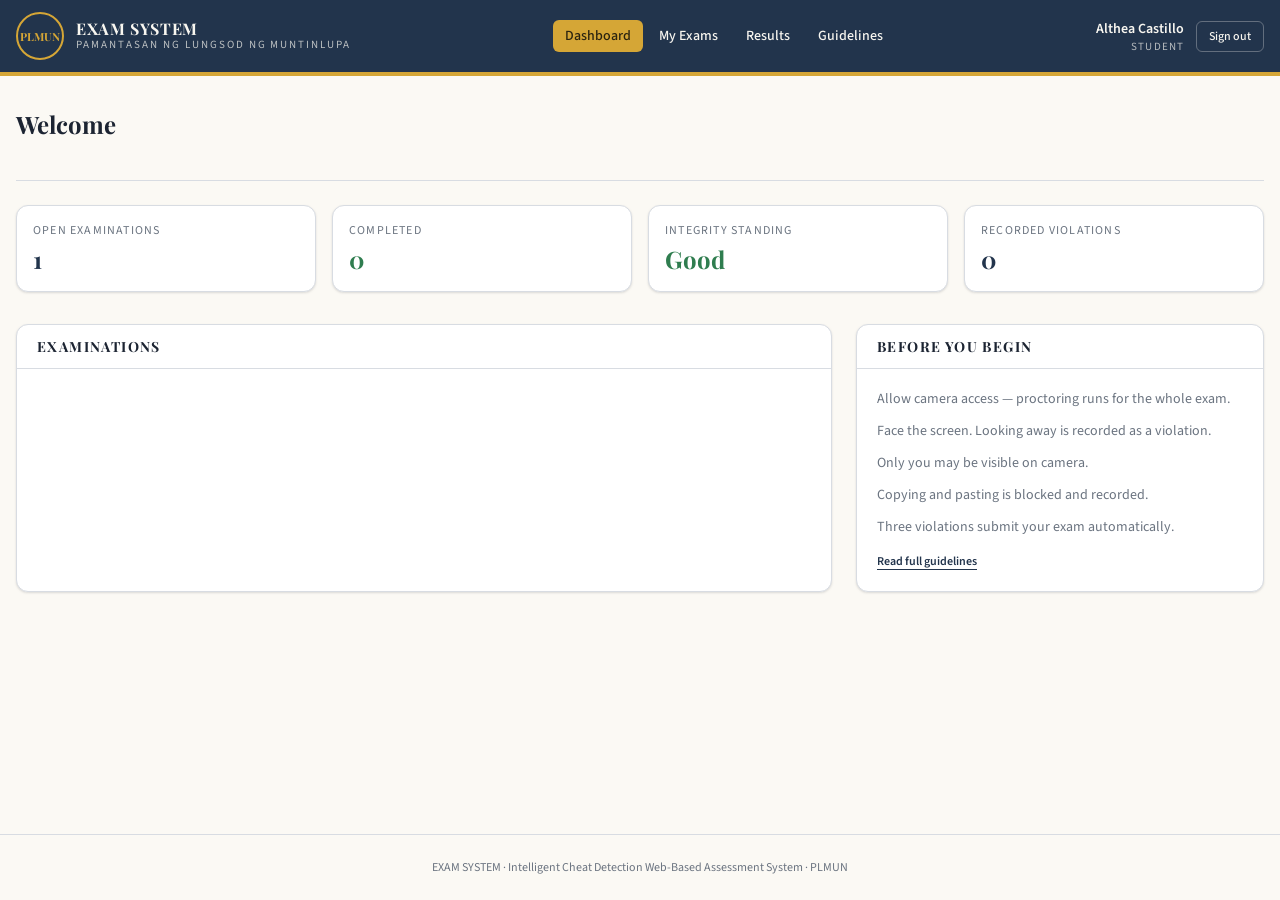
<file: student-dashboard.html>
<!DOCTYPE html>
<html lang="en">
  <head>
    <meta charset="utf-8" />
    <meta name="viewport" content="width=device-width, initial-scale=1" />
    <title>Student Dashboard | EXAM SYSTEM</title>
    
    <link rel="icon" href="favicon.ico" type="image/x-icon" />
    <link rel="preconnect" href="https://fonts.googleapis.com" />
    <link rel="preconnect" href="https://fonts.gstatic.com" crossorigin />
    <link
      rel="stylesheet"
      href="https://fonts.googleapis.com/css2?family=Playfair+Display:wght@600;700;800&family=Source+Sans+3:wght@400;500;600;700&display=swap"
    />
    <script src="js/theme.js"></script>
    <link rel="stylesheet" href="css/style.css" />
    <link rel="stylesheet" href="css/student.css">
  </head>
  <body data-role="student">
    <div class="app">
      <header class="site-header">
        <div class="site-header__inner">
          <div class="brand">
            <div class="brand__crest">PLMUN</div>
            <div class="brand__text">
              <p class="brand__name">EXAM SYSTEM</p>
              <p class="brand__sub">Pamantasan ng Lungsod ng Muntinlupa</p>
            </div>
          </div>
          <nav class="nav">
            <a href="student-dashboard.html">Dashboard</a>
            <a href="student-exam-dashboard.html">My Exams</a>
            <a href="student-results.html">Results</a>
            <a href="student-guidelines.html">Guidelines</a>
          </nav>
          <div class="user-box">
            <div>
              <p class="user-box__name" data-user-name>Althea Castillo</p>
              <p class="user-box__role">Student</p>
            </div>
            <a class="signout" href="index.html">Sign out</a>
          </div>
        </div>
      </header>

      <main class="main">
        <div class="page-title">
          <h1 id="greeting">Welcome</h1>
          <p id="greetingMeta">&nbsp;</p>
        </div>

        <div class="grid grid--stats">
          <div class="stat">
            <p class="stat__label">Open examinations</p>
            <p class="stat__value" id="statOpen">1</p>
          </div>
          <div class="stat">
            <p class="stat__label">Completed</p>
            <p class="stat__value is-success" id="statDone">0</p>
          </div>
          <div class="stat">
            <p class="stat__label">Integrity standing</p>
            <p class="stat__value is-success" id="statStanding">Good</p>
          </div>
          <div class="stat">
            <p class="stat__label">Recorded violations</p>
            <p class="stat__value" id="statViol">0</p>
          </div>
        </div>

        <div class="grid grid--split">
          <section class="card">
            <header class="card__header"><h2>Examinations</h2></header>
            <div class="card__body">
              <ul class="divided" id="dashboardExams"></ul>
            </div>
          </section>

          <section class="card">
            <header class="card__header"><h2>Before you begin</h2></header>
            <div class="card__body">
              <ul class="bullets">
                <li>Allow camera access — proctoring runs for the whole exam.</li>
                <li>Face the screen. Looking away is recorded as a violation.</li>
                <li>Only you may be visible on camera.</li>
                <li>Copying and pasting is blocked and recorded.</li>
                <li>Three violations submit your exam automatically.</li>
              </ul>
              <a class="card__link" href="student-guidelines.html">Read full guidelines</a>
            </div>
          </section>
        </div>
      </main>

      <footer class="site-footer">
        EXAM SYSTEM · Intelligent Cheat Detection Web-Based Assessment System  · PLMUN
      </footer>
    </div>

    <script src="js/api.js"></script>
    
    <script src="js/common.js"></script>
    <script src="js/student.js"></script>
  </body>
</html>
</file>
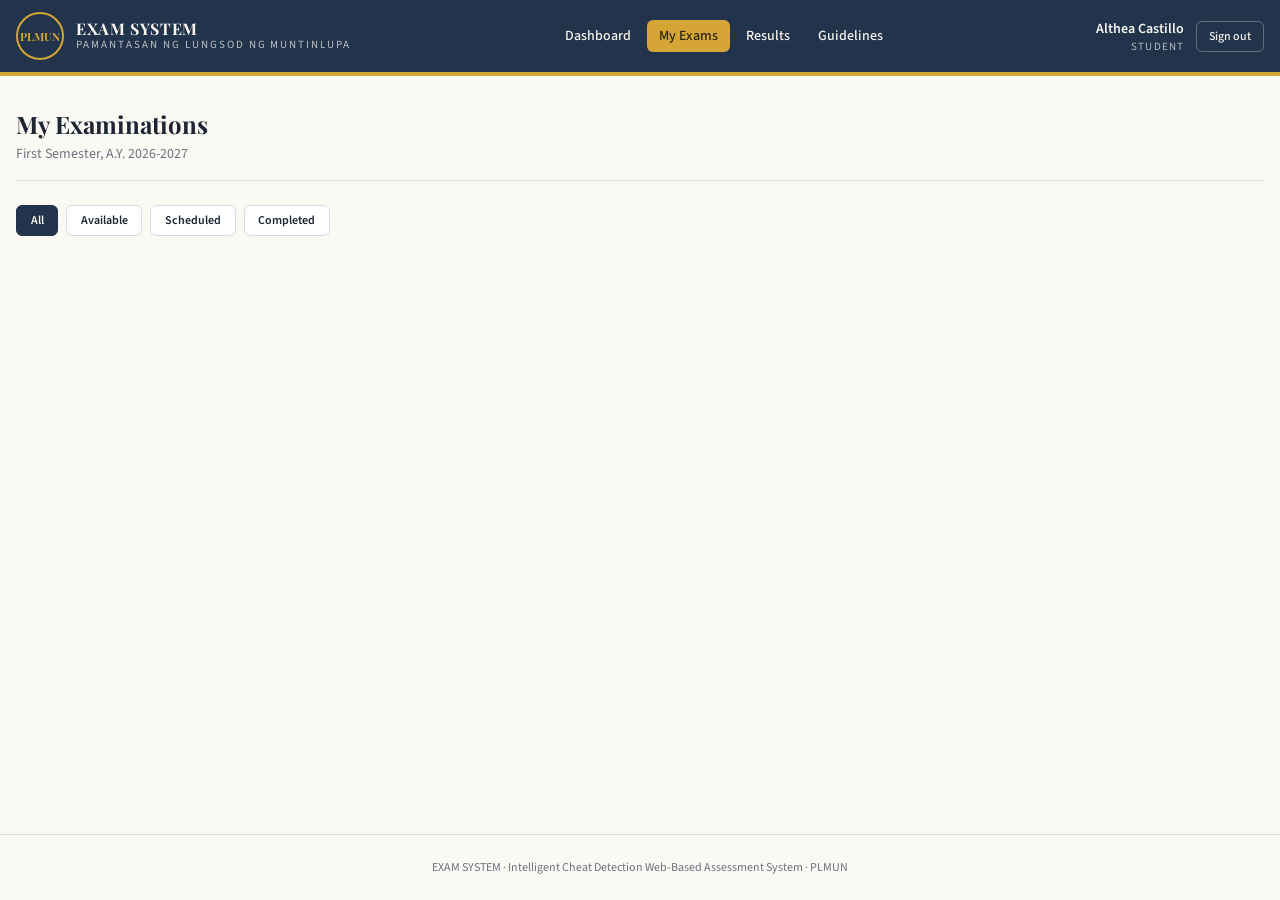
<file: student-exam-dashboard.html>
<!DOCTYPE html>
<html lang="en">
  <head>
    <meta charset="utf-8" />
    <meta name="viewport" content="width=device-width, initial-scale=1" />
    <title>My Examinations | EXAM SYSTEM </title>
    
    <link rel="icon" href="favicon.ico" type="image/x-icon" />
    <link rel="preconnect" href="https://fonts.googleapis.com" />
    <link rel="preconnect" href="https://fonts.gstatic.com" crossorigin />
    <link
      rel="stylesheet"
      href="https://fonts.googleapis.com/css2?family=Playfair+Display:wght@600;700;800&family=Source+Sans+3:wght@400;500;600;700&display=swap"
    />
    <script src="js/theme.js"></script>
    <link rel="stylesheet" href="css/style.css" />
    <link rel="stylesheet" href="css/student.css">
  </head>
  <body data-role="student">
    <div class="app">
      <header class="site-header">
        <div class="site-header__inner">
          <div class="brand">
            <div class="brand__crest">PLMUN</div>
            <div class="brand__text">
              <p class="brand__name">EXAM SYSTEM</p>
              <p class="brand__sub">Pamantasan ng Lungsod ng Muntinlupa</p>
            </div>
          </div>
          <nav class="nav">
            <a href="student-dashboard.html">Dashboard</a>
            <a href="student-exam-dashboard.html">My Exams</a>
            <a href="student-results.html">Results</a>
            <a href="student-guidelines.html">Guidelines</a>
          </nav>
          <div class="user-box">
            <div>
              <p class="user-box__name" data-user-name>Althea Castillo</p>
              <p class="user-box__role">Student</p>
            </div>
            <a class="signout" href="index.html">Sign out</a>
          </div>
        </div>
      </header>

      <main class="main">
        <div class="page-title">
          <h1>My Examinations</h1>
          <p>First Semester, A.Y. 2026-2027</p>
        </div>

        <div class="chip-row" style="margin-bottom: 1.5rem">
          <button type="button" class="chip is-active" data-filter="all">All</button>
          <button type="button" class="chip" data-filter="available">Available</button>
          <button type="button" class="chip" data-filter="scheduled">Scheduled</button>
          <button type="button" class="chip" data-filter="completed">Completed</button>
        </div>

        <div class="grid grid--cards" id="examGrid"></div>
      </main>

      <footer class="site-footer">
        EXAM SYSTEM · Intelligent Cheat Detection Web-Based Assessment System  · PLMUN
    </div>

    <script src="js/api.js"></script>
    
    <script src="js/common.js"></script>
    <script src="js/student.js"></script>
  </body>
</html>
</file>
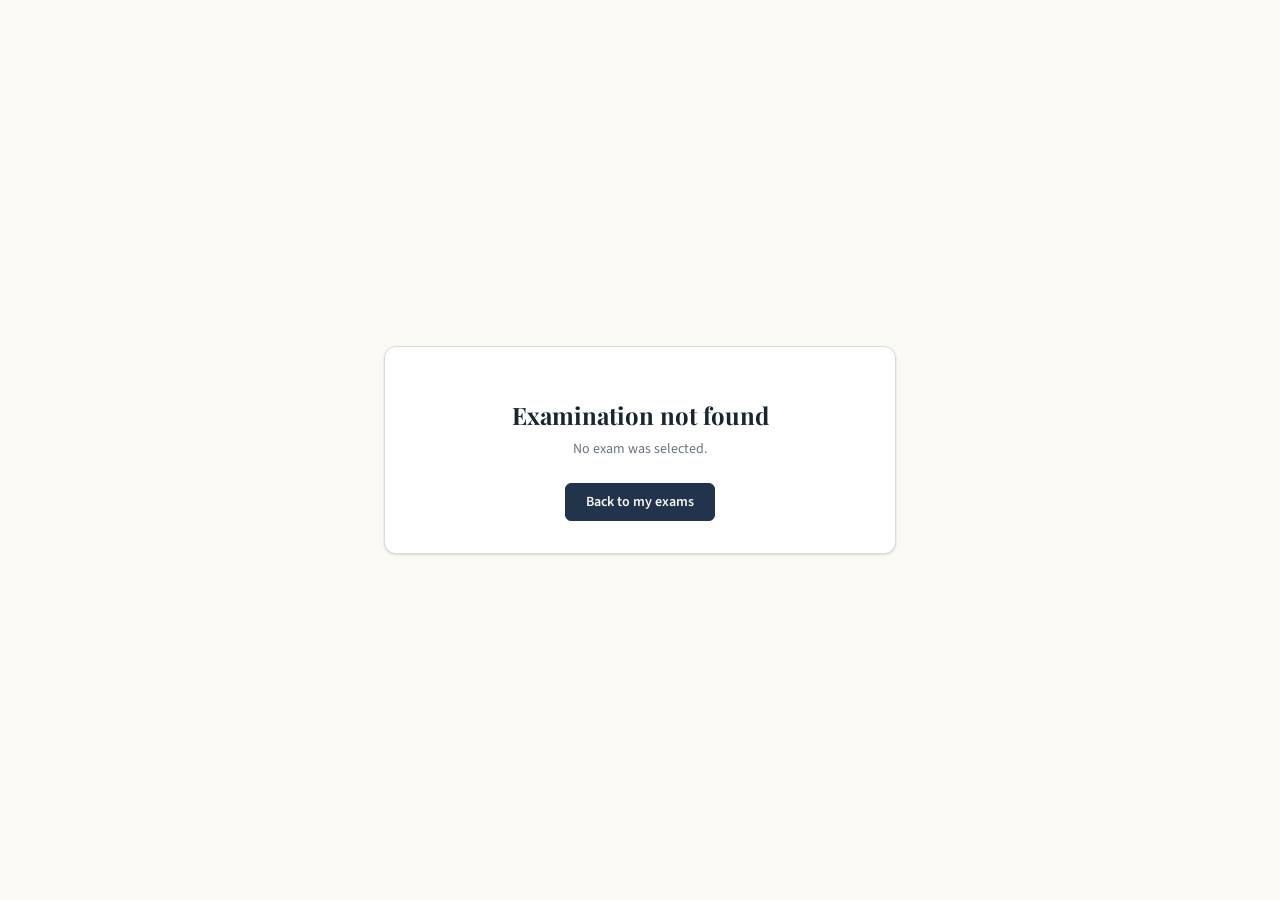
<file: student-exam.html>
<!DOCTYPE html>
<html lang="en">
  <head>
    <meta charset="utf-8" />
    <meta name="viewport" content="width=device-width, initial-scale=1" />
    <title>Proctored Examination | EXAM SYSTEM </title>
    
    <link rel="icon" href="favicon.ico" type="image/x-icon" />
    <link rel="preconnect" href="https://fonts.googleapis.com" />
    <link rel="preconnect" href="https://fonts.gstatic.com" crossorigin />
    <link
      rel="stylesheet"
      href="https://fonts.googleapis.com/css2?family=Playfair+Display:wght@600;700;800&family=Source+Sans+3:wght@400;500;600;700&display=swap"
    />
    <script src="js/theme.js"></script>
    <link rel="stylesheet" href="css/style.css" />
    <link rel="stylesheet" href="css/exam.css" />
  </head>
  <body class="exam-body" data-role="student">
    <header class="exam-header">
      <div class="exam-header__inner">
        <div class="brand">
          <div class="brand__crest">PLMUN</div>
          <div class="brand__text">
            <p class="brand__name">EXAM SYSTEM</p>
          </div>
        </div>
        <div class="exam-header__title">
          <p id="examCode">IT 401 · Midterm Examination</p>
          <p id="examSubject">Data Structure and Algorithm</p>
        </div>
        <div class="exam-header__right">
          <div class="net" id="netStatus" title="Connection to the exam server" style="font-size:.8rem;display:flex;align-items:center;gap:.4rem">
            <span id="netDot" style="width:.6rem;height:.6rem;border-radius:50%;background:#999;display:inline-block"></span>
            <span id="netText">Checking…</span>
          </div>
          <div>
            <p class="timer-label">Time remaining</p>
            <p class="timer-value" id="timerValue">45:00</p>
          </div>
          <button type="button" class="btn btn--gold" id="submitBtn">Submit exam</button>
        </div>
      </div>
    </header>

    <div class="toast-wrap" id="toastWrap"></div>

    <div class="exam-layout">
      <div>
        <div class="navigator" id="navigator"></div>
        <div id="questionHost"></div>
      </div>

      <aside class="proctor">
        <div class="proctor__cam">
          <header class="proctor__cam-head">
            <h2>Proctoring Camera</h2>
            <span class="cam-state">
              <span class="cam-state__dot" id="camDot"></span>
              <span id="camText">Starting</span>
            </span>
          </header>
          <div class="proctor__video">
            <video id="camVideo" autoplay playsinline muted></video>
            <div class="proctor__frame"></div>
            <p class="proctor__denied" id="camDenied" hidden>
              Camera access is required to take this exam. Please allow camera permission and refresh.
            </p>
          </div>
          <dl class="proctor__readouts">
            <div><dt>Face angle</dt><dd id="rdAngle">—</dd></div>
            <div><dt>Eye gaze</dt><dd id="rdGaze">—</dd></div>
            <div><dt>Faces detected</dt><dd id="rdFaces">—</dd></div>
            <div><dt>Detection model</dt><dd id="rdModel">Loading…</dd></div>
          </dl>
        </div>

        <div class="proctor__violations">
          <header><h2>Violation Status</h2></header>
          <div class="proctor__violations-body">
            <div class="violation-count">
              <span class="text-sm muted">Recorded violations</span>
              <strong id="violationCount">0 / 3</strong>
            </div>
            <div class="violation-pips" id="violationPips"></div>
            <p class="text-xs muted" id="violationNote">
              3 warnings remaining before automatic submission.
            </p>
            <ul class="violation-log" id="violationLog">
              <li class="muted">No violations recorded.</li>
            </ul>
          </div>
        </div>

        <div class="simulator" id="simulator" hidden>
          <h3>Detection simulator (demo mode)</h3>
          <p>Open with <code>?demo=1</code> to trigger flags manually when no camera is available.</p>
          <div class="simulator__buttons">
            <button type="button" data-simulate="face-angle" data-label="Face angle away from screen">
              Face turned away
            </button>
            <button type="button" data-simulate="eye-gaze" data-label="Eye gaze off-screen">
              Gaze off-screen
            </button>
            <button type="button" data-simulate="multiple-faces" data-label="Another person detected on camera">
              Second person
            </button>
          </div>
        </div>
      </aside>
    </div>

    <script src="js/api.js"></script>
        <script src="js/common.js"></script>
    <script src="js/charts.js"></script>
    <script src="js/detection.js"></script>
    <script src="js/exam.js"></script>
  </body>
</html>
</file>
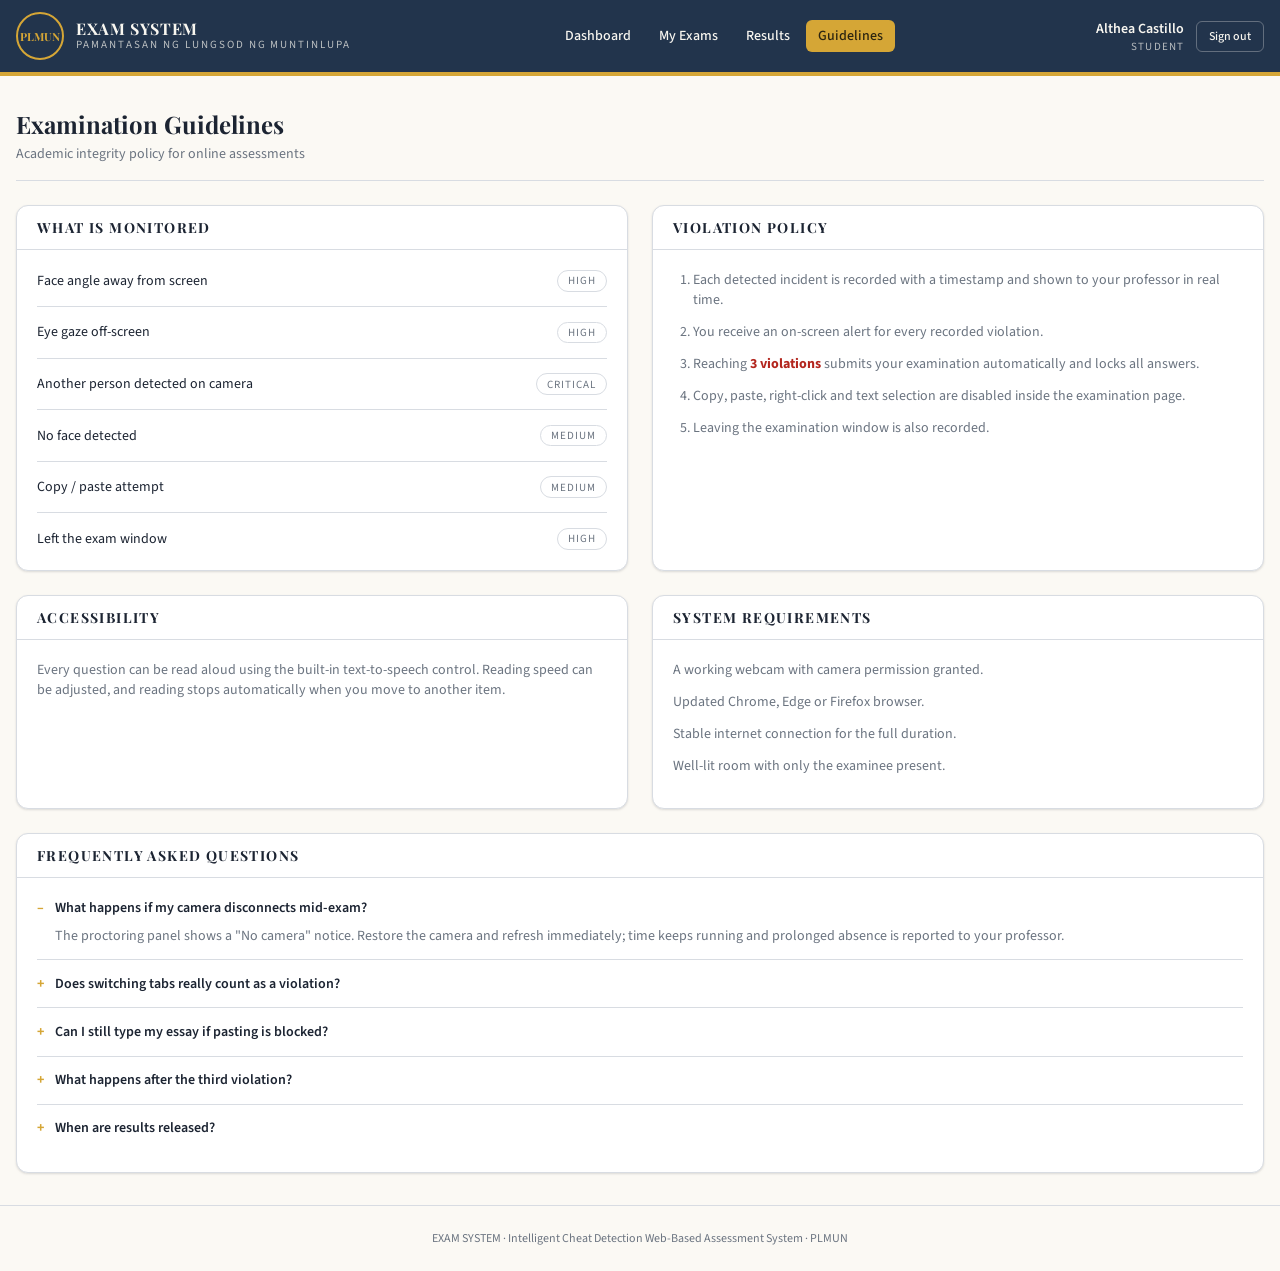
<file: student-guidelines.html>
<!DOCTYPE html>
<html lang="en">
  <head>
    <meta charset="utf-8" />
    <meta name="viewport" content="width=device-width, initial-scale=1" />
    <title>Examination Guidelines | EXAM SYSTEM </title>
    
    <link rel="icon" href="favicon.ico" type="image/x-icon" />
    <link rel="preconnect" href="https://fonts.googleapis.com" />
    <link rel="preconnect" href="https://fonts.gstatic.com" crossorigin />
    <link
      rel="stylesheet"
      href="https://fonts.googleapis.com/css2?family=Playfair+Display:wght@600;700;800&family=Source+Sans+3:wght@400;500;600;700&display=swap"
    />
    <script src="js/theme.js"></script>
    <link rel="stylesheet" href="css/style.css" />
    <link rel="stylesheet" href="css/student.css">
  </head>
  <body data-role="student">
    <div class="app">
      <header class="site-header">
        <div class="site-header__inner">
          <div class="brand">
            <div class="brand__crest">PLMUN</div>
            <div class="brand__text">
              <p class="brand__name">EXAM SYSTEM</p>
              <p class="brand__sub">Pamantasan ng Lungsod ng Muntinlupa</p>
            </div>
          </div>
          <nav class="nav">
            <a href="student-dashboard.html">Dashboard</a>
            <a href="student-exam-dashboard.html">My Exams</a>
            <a href="student-results.html">Results</a>
            <a href="student-guidelines.html">Guidelines</a>
          </nav>
          <div class="user-box">
            <div>
              <p class="user-box__name" data-user-name>Althea Castillo</p>
              <p class="user-box__role">Student</p>
            </div>
            <a class="signout" href="index.html">Sign out</a>
          </div>
        </div>
      </header>

      <main class="main">
        <div class="page-title">
          <h1>Examination Guidelines</h1>
          <p>Academic integrity policy for online assessments</p>
        </div>

        <div class="grid grid--halves">
          <section class="card">
            <header class="card__header"><h2>What is monitored</h2></header>
            <div class="card__body">
              <ul class="divided text-sm" id="monitoredList"></ul>
            </div>
          </section>

          <section class="card">
            <header class="card__header"><h2>Violation policy</h2></header>
            <div class="card__body">
              <ol class="numbered">
                <li>Each detected incident is recorded with a timestamp and shown to your professor in real time.</li>
                <li>You receive an on-screen alert for every recorded violation.</li>
                <li>
                  Reaching <strong class="danger"><span data-threshold>3</span> violations</strong> submits your
                  examination automatically and locks all answers.
                </li>
                <li>Copy, paste, right-click and text selection are disabled inside the examination page.</li>
                <li>Leaving the examination window is also recorded.</li>
              </ol>
            </div>
          </section>

          <section class="card">
            <header class="card__header"><h2>Accessibility</h2></header>
            <div class="card__body">
              <p class="text-sm muted">
                Every question can be read aloud using the built-in text-to-speech control. Reading speed can be
                adjusted, and reading stops automatically when you move to another item.
              </p>
            </div>
          </section>

          <section class="card">
            <header class="card__header"><h2>System requirements</h2></header>
            <div class="card__body">
              <ul class="bullets">
                <li>A working webcam with camera permission granted.</li>
                <li>Updated Chrome, Edge or Firefox browser.</li>
                <li>Stable internet connection for the full duration.</li>
                <li>Well-lit room with only the examinee present.</li>
              </ul>
            </div>
          </section>
        </div>

        <section class="card mt-6">
          <header class="card__header"><h2>Frequently asked questions</h2></header>
          <div class="card__body faq">
            <details open>
              <summary>What happens if my camera disconnects mid-exam?</summary>
              <p>
                The proctoring panel shows a "No camera" notice. Restore the camera and refresh immediately; time
                keeps running and prolonged absence is reported to your professor.
              </p>
            </details>
            <details>
              <summary>Does switching tabs really count as a violation?</summary>
              <p>
                Yes. Leaving the examination window — another tab, another app, or minimising the browser — is
                recorded with a timestamp.
              </p>
            </details>
            <details>
              <summary>Can I still type my essay if pasting is blocked?</summary>
              <p>
                Typing is fully allowed. Only copy, cut and paste are blocked, and each attempt is logged as a
                violation.
              </p>
            </details>
            <details>
              <summary>What happens after the third violation?</summary>
              <p>
                Your examination is submitted automatically, all answers are locked, and the violation report is
                sent to your professor together with your answers.
              </p>
            </details>
            <details>
              <summary>When are results released?</summary>
              <p>
                Scores appear on the Results page once your professor releases them. Essay items are checked
                manually, so they may take longer.
              </p>
            </details>
          </div>
        </section>
      </main>

      <footer class="site-footer">
        EXAM SYSTEM · Intelligent Cheat Detection Web-Based Assessment System  · PLMUN      
      </footer>
    </div>

    <script src="js/api.js"></script>
    <script src="js/data.js"></script>
    <script src="js/common.js"></script>
    <script src="js/student.js"></script>
  </body>
</html>
</file>
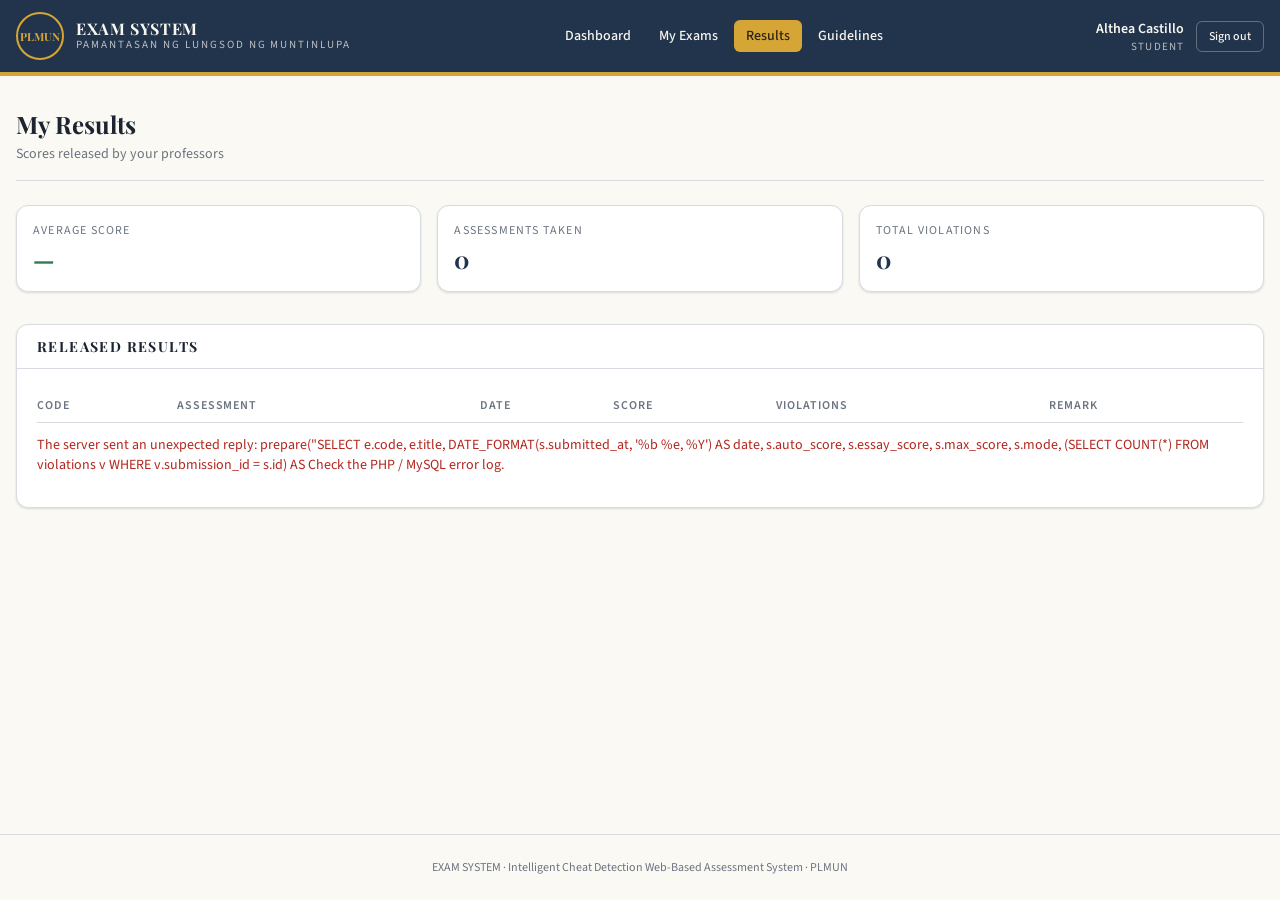
<file: student-results.html>
<!DOCTYPE html>
<html lang="en">
  <head>
    <meta charset="utf-8" />
    <meta name="viewport" content="width=device-width, initial-scale=1" />
    <title>My Results | EXAM SYSTEM </title>
    
    <link rel="icon" href="favicon.ico" type="image/x-icon" />
    <link rel="preconnect" href="https://fonts.googleapis.com" />
    <link rel="preconnect" href="https://fonts.gstatic.com" crossorigin />
    <link
      rel="stylesheet"
      href="https://fonts.googleapis.com/css2?family=Playfair+Display:wght@600;700;800&family=Source+Sans+3:wght@400;500;600;700&display=swap"
    />
    <script src="js/theme.js"></script>
    <link rel="stylesheet" href="css/style.css" />
    <link rel="stylesheet" href="css/student.css">
  </head>
  <body data-role="student">
    <div class="app">
      <header class="site-header">
        <div class="site-header__inner">
          <div class="brand">
            <div class="brand__crest">PLMUN</div>
            <div class="brand__text">
              <p class="brand__name">EXAM SYSTEM</p>
              <p class="brand__sub">Pamantasan ng Lungsod ng Muntinlupa</p>
            </div>
          </div>
          <nav class="nav">
            <a href="student-dashboard.html">Dashboard</a>
            <a href="student-exam-dashboard.html">My Exams</a>
            <a href="student-results.html">Results</a>
            <a href="student-guidelines.html">Guidelines</a>
          </nav>
          <div class="user-box">
            <div>
              <p class="user-box__name" data-user-name>Althea Castillo</p>
              <p class="user-box__role">Student</p>
            </div>
            <a class="signout" href="index.html">Sign out</a>
          </div>
        </div>
      </header>

      <main class="main">
        <div class="page-title">
          <h1>My Results</h1>
          <p>Scores released by your professors</p>
        </div>

        <div class="grid grid--stats grid--three">
          <div class="stat">
            <p class="stat__label">Average score</p>
            <p class="stat__value is-success" id="resAvg">—</p>
          </div>
          <div class="stat">
            <p class="stat__label">Assessments taken</p>
            <p class="stat__value" id="resTaken">0</p>
          </div>
          <div class="stat">
            <p class="stat__label">Total violations</p>
            <p class="stat__value" id="resViol">0</p>
          </div>
        </div>

        <section class="card mt-8">
          <header class="card__header"><h2>Released results</h2></header>
          <div class="card__body">
            <div class="scroll-x">
              <table class="table">
                <thead>
                  <tr>
                    <th>Code</th>
                    <th>Assessment</th>
                    <th>Date</th>
                    <th>Score</th>
                    <th>Violations</th>
                    <th>Remark</th>
                  </tr>
                </thead>
                <tbody id="resultsBody"></tbody>
              </table>
            </div>
          </div>
        </section>
      </main>

      <footer class="site-footer">
        EXAM SYSTEM · Intelligent Cheat Detection Web-Based Assessment System  · PLMUN
      </footer>
    </div>

    <script src="js/api.js"></script>
    
    <script src="js/common.js"></script>
    <script src="js/student.js"></script>
  </body>
</html>
</file>
<file: css/style.css>
:root {
  --radius: 0.5rem;
  --radius-sm: calc(var(--radius) - 2px);
  --radius-lg: calc(var(--radius) + 4px);

  --background: #fbf9f4;
  --foreground: #1c2432;
  --card: #ffffff;
  --surface: #fdfcf8;
  --primary: #22344c;
  --primary-foreground: #f8f6f0;
  --secondary: #efe9dd;
  --muted: #eef0f3;
  --muted-foreground: #6b7480;
  --accent: #f0e7d3;
  --accent-foreground: #2b3a4f;
  --destructive: #b3261e;
  --gold: #d5a636;
  --gold-foreground: #2b2410;
  --success: #2f7d4f;
  --warning: #d98324;
  --border: #d8dce2;
  --input: #d8dce2;
  --ring: #5b6c86;

  --chart-1: #22344c;
  --chart-2: #d5a636;
  --chart-3: #2f7d4f;
  --chart-4: #b3261e;
  --chart-5: #8894a5;

  --font-display: "Playfair Display", Georgia, serif;
  --font-sans: "Source Sans 3", system-ui, -apple-system, sans-serif;
  --shadow-sm: 0 1px 2px rgba(16, 24, 40, 0.06), 0 1px 3px rgba(16, 24, 40, 0.08);
  --shadow-lg: 0 12px 32px rgba(16, 24, 40, 0.18);

  /* Tokens that differ between light and dark (header bar, login card, text on solid colours) */
  --header-bg: #22344c;
  --header-fg: #f8f6f0;
  --header-hover: #2e405a;
  --login-bg: rgba(255, 255, 255, 0.96);
  --gold-text: #2b2410;
  --warn-text: #8a5a00;
  --on-destructive: #ffffff;
  color-scheme: light;
}

/* ---------- Dark mode: html[data-theme="dark"] (see js/theme.js) ---------- */
:root[data-theme="dark"] {
  color-scheme: dark;
  --background: #0d1218;
  --foreground: #e6e9ef;
  --card: #151c25;
  --surface: #19222d;
  --primary: #8fb0e0;
  --primary-foreground: #0c1520;
  --secondary: #222c39;
  --muted: #212b37;
  --muted-foreground: #9aa6b6;
  --accent: #232f40;
  --accent-foreground: #e6e9ef;
  --destructive: #f0766d;
  --gold: #e0b64a;
  --gold-foreground: #241d08;
  --success: #52bd84;
  --warning: #eba14d;
  --border: #2a3545;
  --input: #344155;
  --ring: #7596c4;

  --chart-1: #8fb0e0;
  --chart-2: #e0b64a;
  --chart-3: #52bd84;
  --chart-4: #f0766d;
  --chart-5: #8794a6;

  --shadow-sm: 0 1px 2px rgba(0, 0, 0, 0.45), 0 1px 3px rgba(0, 0, 0, 0.35);
  --shadow-lg: 0 12px 32px rgba(0, 0, 0, 0.6);

  --header-bg: #0a0f15;
  --header-fg: #eef0f4;
  --header-hover: #1b2735;
  --login-bg: rgba(21, 28, 37, 0.95);
  --gold-text: #e0b64a;
  --warn-text: #eba14d;
  --on-destructive: #1a0807;
}

*, *::before, *::after {
  box-sizing: border-box;
  border-color: var(--border);
}

html, body {
  margin: 0;
  padding: 0;
}

body {
  font-family: var(--font-sans);
  background-color: var(--background);
  color: var(--foreground);
  -webkit-font-smoothing: antialiased;
  min-height: 100vh;
}

h1, h2, h3, h4, .font-display {
  font-family: var(--font-display);
  margin: 0;
}

p, ul, ol, dl, figure, table {
  margin: 0;
}

ul, ol {
  padding: 0;
  list-style: none;
}

a {
  color: inherit;
  text-decoration: none;
}

img {
  display: block;
  max-width: 100%;
}

button, input, select, textarea {
  font: inherit;
  color: inherit;
}

:focus-visible {
  outline: 2px solid var(--ring);
  outline-offset: 2px;
}

/* ---------- Utilities ---------- */
.muted {
  color: var(--muted-foreground);
}
.danger {
  color: var(--destructive);
}
.success {
  color: var(--success);
}
.hidden {
  display: none !important;
}
.upper {
  text-transform: uppercase;
  letter-spacing: 0.12em;
}
.text-xs {
  font-size: 0.75rem;
}
.text-sm {
  font-size: 0.875rem;
}
.capitalize {
  text-transform: capitalize;
}
.sr-only {
  position: absolute;
  width: 1px;
  height: 1px;
  overflow: hidden;
  clip: rect(0 0 0 0);
  white-space: nowrap;
}

/* ---------- Brand ---------- */
.brand {
  display: flex;
  align-items: center;
  gap: 0.75rem;
}

.brand__crest {
  display: flex;
  height: 3rem;
  width: 3rem;
  flex-shrink: 0;
  align-items: center;
  justify-content: center;
  border-radius: 9999px;
  border: 2px solid var(--gold);
  background: var(--header-bg);
  font-family: var(--font-display);
  font-size: 0.7rem;
  font-weight: 700;
  color: var(--gold);
}

.brand__text {
  line-height: 1.15;
}

.brand__name {
  font-family: var(--font-display);
  font-size: 1rem;
  font-weight: 700;
  letter-spacing: 0.04em;
}

.brand__sub {
  font-size: 11px;
  text-transform: uppercase;
  letter-spacing: 0.18em;
  color: var(--muted-foreground);
}

/* ---------- App shell ---------- */
.app {
  min-height: 100vh;
  display: flex;
  flex-direction: column;
}

.site-header {
  border-bottom: 4px solid var(--gold);
  background: var(--header-bg);
  color: var(--header-fg);
}

.site-header .brand__sub {
  color: rgba(248, 246, 240, 0.72);
}

.site-header__inner {
  margin: 0 auto;
  display: flex;
  max-width: 80rem;
  flex-wrap: wrap;
  align-items: center;
  justify-content: space-between;
  gap: 1rem;
  padding: 0.75rem 1rem;
}

.nav {
  display: flex;
  flex-wrap: wrap;
  align-items: center;
  gap: 0.25rem;
}

.nav a {
  border-radius: var(--radius-sm);
  padding: 0.375rem 0.75rem;
  font-size: 0.875rem;
  font-weight: 500;
  transition: background-color 0.15s ease, color 0.15s ease;
}

.nav a:hover {
  background: var(--header-hover);
}

.nav a.is-active {
  background: var(--gold);
  color: var(--gold-foreground);
}

.user-box {
  display: flex;
  align-items: center;
  gap: 0.75rem;
  text-align: right;
}

.user-box__name {
  font-size: 0.875rem;
  font-weight: 600;
}

.user-box__role {
  font-size: 11px;
  text-transform: uppercase;
  letter-spacing: 0.1em;
  opacity: 0.7;
}

.signout {
  border-radius: var(--radius-sm);
  border: 1px solid rgba(248, 246, 240, 0.3);
  padding: 0.375rem 0.75rem;
  font-size: 0.75rem;
  font-weight: 500;
}

.signout:hover {
  background: var(--header-hover);
}

.main {
  margin: 0 auto;
  width: 100%;
  max-width: 80rem;
  flex: 1;
  padding: 2rem 1rem;
}

.site-footer {
  border-top: 1px solid var(--border);
  padding: 1.5rem 1rem;
  text-align: center;
  font-size: 0.75rem;
  color: var(--muted-foreground);
}

/* ---------- Page title ---------- */
.page-title {
  margin-bottom: 1.5rem;
  border-bottom: 1px solid var(--border);
  padding-bottom: 1rem;
}

.page-title h1 {
  font-size: 1.5rem;
  font-weight: 700;
}

.page-title p {
  margin-top: 0.25rem;
  font-size: 0.875rem;
  color: var(--muted-foreground);
}

/* ---------- Cards & stats ---------- */
.card {
  border-radius: var(--radius-lg);
  border: 1px solid var(--border);
  background: var(--card);
  box-shadow: var(--shadow-sm);
}

.card__header {
  display: flex;
  align-items: center;
  justify-content: space-between;
  gap: 1rem;
  border-bottom: 1px solid var(--border);
  padding: 0.75rem 1.25rem;
}

.card__header h2 {
  font-family: var(--font-display);
  font-size: 0.875rem;
  font-weight: 700;
  text-transform: uppercase;
  letter-spacing: 0.1em;
}

.card__body {
  padding: 1.25rem;
}

.card__link {
  font-size: 0.75rem;
  font-weight: 600;
  color: var(--primary);
  text-decoration: underline;
  text-underline-offset: 4px;
}

.stat {
  border-radius: var(--radius-lg);
  border: 1px solid var(--border);
  background: var(--card);
  padding: 1rem;
  box-shadow: var(--shadow-sm);
}

.stat__label {
  font-size: 0.75rem;
  text-transform: uppercase;
  letter-spacing: 0.1em;
  color: var(--muted-foreground);
}

.stat__value {
  margin-top: 0.25rem;
  font-family: var(--font-display);
  font-size: 1.5rem;
  font-weight: 700;
  color: var(--primary);
}

.stat__value.is-danger {
  color: var(--destructive);
}
.stat__value.is-success {
  color: var(--success);
}

/* ---------- Grids ---------- */
.grid {
  display: grid;
  gap: 1rem;
}
.grid--stats {
  grid-template-columns: 1fr;
}
.grid--cards {
  gap: 1.25rem;
  grid-template-columns: 1fr;
}
.grid--split {
  margin-top: 2rem;
  gap: 1.5rem;
  grid-template-columns: 1fr;
}
.grid--halves {
  gap: 1.5rem;
  grid-template-columns: 1fr;
}
.mt-6 {
  margin-top: 1.5rem;
}
.mt-8 {
  margin-top: 2rem;
}

@media (min-width: 640px) {
  .grid--stats {
    grid-template-columns: repeat(2, 1fr);
  }
  .grid--cards {
    grid-template-columns: repeat(2, 1fr);
  }
}

@media (min-width: 1024px) {
  .grid--stats {
    grid-template-columns: repeat(4, 1fr);
  }
  .grid--stats.grid--three {
    grid-template-columns: repeat(3, 1fr);
  }
  .grid--split {
    grid-template-columns: 2fr 1fr;
  }
  .grid--halves {
    grid-template-columns: 1fr 1fr;
  }
}

@media (min-width: 1280px) {
  .grid--cards {
    grid-template-columns: repeat(3, 1fr);
  }
}

/* ---------- Buttons ---------- */
.btn {
  display: inline-block;
  cursor: pointer;
  border: 1px solid transparent;
  border-radius: var(--radius-sm);
  padding: 0.5rem 1.25rem;
  text-align: center;
  font-size: 0.875rem;
  font-weight: 600;
  transition: background-color 0.15s ease, color 0.15s ease, opacity 0.15s ease;
}

.btn--primary {
  border-color: var(--primary);
  background: var(--primary);
  color: var(--primary-foreground);
}
.btn--primary:hover {
  opacity: 0.9;
}

.btn--outline {
  border-color: var(--border);
  background: var(--card);
  color: var(--foreground);
}
.btn--outline:hover {
  background: var(--accent);
}

.btn--gold {
  background: var(--gold);
  color: var(--gold-foreground);
}
.btn--gold:hover {
  opacity: 0.9;
}

.btn--danger {
  border-color: var(--destructive);
  background: transparent;
  color: var(--destructive);
}
.btn--danger:hover {
  background: rgba(179, 38, 30, 0.1);
}

.btn--block {
  display: block;
  width: 100%;
}

.btn:disabled {
  opacity: 0.4;
  cursor: not-allowed;
}

.btn-row {
  display: flex;
  flex-wrap: wrap;
  gap: 0.75rem;
}

/* ---------- Forms ---------- */
.field {
  display: block;
  font-size: 0.875rem;
}

.field__label,
.label {
  font-size: 0.75rem;
  font-weight: 600;
  text-transform: uppercase;
  letter-spacing: 0.1em;
  color: var(--muted-foreground);
}

.input, .select, .textarea {
  margin-top: 0.25rem;
  width: 100%;
  border-radius: var(--radius-sm);
  border: 1px solid var(--input);
  background: var(--card);
  padding: 0.5rem 0.75rem;
  font-size: 0.875rem;
  outline: none;
}

.input:focus, .select:focus, .textarea:focus {
  box-shadow: 0 0 0 2px var(--ring);
}

.textarea {
  resize: vertical;
}

input[type="checkbox"], input[type="radio"] {
  accent-color: var(--primary);
}

/* ---------- Lists ---------- */
.divided > li {
  border-top: 1px solid var(--border);
  padding: 0.9rem 0;
}
.divided > li:first-child {
  border-top: 0;
  padding-top: 0;
}
.divided > li:last-child {
  padding-bottom: 0;
}

.row-between {
  display: flex;
  flex-wrap: wrap;
  align-items: center;
  justify-content: space-between;
  gap: 0.75rem;
}

.bullets li {
  margin-bottom: 0.75rem;
  font-size: 0.875rem;
  color: var(--muted-foreground);
}

.numbered {
  list-style: decimal;
  padding-left: 1.25rem;
}
.numbered li {
  margin-bottom: 0.75rem;
  font-size: 0.875rem;
  color: var(--muted-foreground);
}

/* ---------- Tables ---------- */
.table {
  width: 100%;
  border-collapse: collapse;
  font-size: 0.875rem;
}

.table thead tr {
  border-bottom: 1px solid var(--border);
  text-align: left;
  font-size: 0.75rem;
  text-transform: uppercase;
  letter-spacing: 0.08em;
  color: var(--muted-foreground);
}

.table th {
  padding: 0.5rem 0.5rem 0.5rem 0;
  font-weight: 600;
}

.table tbody tr {
  border-top: 1px solid var(--border);
}

.table td {
  padding: 0.75rem 0.5rem 0.75rem 0;
}

.scroll-x {
  overflow-x: auto;
}

/* ---------- Badges & pills ---------- */
.badge {
  display: inline-block;
  border-radius: 9999px;
  border: 1px solid var(--border);
  padding: 0.15rem 0.6rem;
  font-size: 11px;
  text-transform: uppercase;
  letter-spacing: 0.1em;
  color: var(--muted-foreground);
}

.badge--in-progress {
  background: var(--muted);
  border-color: transparent;
}
.badge--flagged {
  background: rgba(217, 131, 36, 0.2);
  border-color: transparent;
  color: var(--foreground);
}
.badge--auto-submitted {
  background: rgba(179, 38, 30, 0.15);
  border-color: transparent;
  color: var(--destructive);
}
.badge--submitted {
  background: rgba(47, 125, 79, 0.15);
  border-color: transparent;
  color: var(--success);
}

.chip {
  cursor: pointer;
  border-radius: var(--radius-sm);
  border: 1px solid var(--border);
  background: var(--card);
  padding: 0.375rem 0.85rem;
  font-size: 0.75rem;
  font-weight: 600;
  transition: background-color 0.15s ease;
}
.chip:hover {
  background: var(--accent);
}
.chip.is-active {
  border-color: var(--primary);
  background: var(--primary);
  color: var(--primary-foreground);
}

.chip-row {
  display: flex;
  flex-wrap: wrap;
  gap: 0.5rem;
}

.alert-item {
  border-radius: var(--radius-sm);
  border-left: 4px solid var(--border);
  background: var(--surface);
  padding: 0.5rem 0.75rem;
  margin-bottom: 0.75rem;
  font-size: 0.875rem;
}
.alert-item:last-child {
  margin-bottom: 0;
}
.alert-item--critical {
  border-left-color: var(--destructive);
}
.alert-item--high {
  border-left-color: var(--warning);
}
.alert-item__name {
  font-weight: 600;
}
.alert-item__meta {
  font-size: 0.75rem;
  color: var(--muted-foreground);
}
.alert-item__time {
  font-size: 11px;
  text-transform: uppercase;
  letter-spacing: 0.08em;
  color: var(--muted-foreground);
}

/* ---------- Login (index.html) ---------- */

.portal {
  position: relative;
  display: flex;
  align-items: center;
  justify-content: center;
  min-height: 100vh;
  width: 100%;
  overflow: hidden;
  background: radial-gradient(circle at 15% 20%,rgba(213, 166, 54, 0.15),transparent 30%),radial-gradient(circle at 85% 80%,rgba(213, 166, 54, 0.12),transparent 30%),linear-gradient(135deg,#17263a 0%,#22344c 45%,#2d405b 100%);
}

.portal__visual {
  position: fixed;
  inset: 0;
  display: block;
  width: 100%;
  height: 100%;
  z-index: 0;
  pointer-events: none;
}

.portal__overlay {
  position: absolute;
  inset: 0;
  background: linear-gradient(135deg,transparent 0%,rgba(255, 255, 255, 0.025) 50%,transparent 100%);
  opacity: 1;
}

.portal__copy {
  position: absolute;
  inset: 0;
  display: flex;
  flex-direction: column;
  justify-content: flex-end;
  gap: 1rem;
  padding: 3rem;
  color: var(--primary-foreground);
}

.portal__copy h2 {
  font-size: 1.875rem;
  font-weight: 700;
  line-height: 1.2;
}

.portal__copy p {
  max-width: 28rem;
  font-size: 0.875rem;
  opacity: 0.9;
}

.portal__features {
  display: grid;
  gap: 0.5rem;
  font-size: 0.75rem;
  text-transform: uppercase;
  letter-spacing: 0.1em;
  opacity: 0.8;
}

.portal__form-side {
  position: relative;
  z-index: 2;
  display: flex;
  align-items: center;
  justify-content: center;
  width: 100%;
  min-height: 100vh;
  background: transparent;
  padding: 4rem 1.5rem;
}

.login {
  width: 100%;
  max-width: 24rem;
  padding: 2.5rem;
  border-radius: var(--radius-lg);
  background: var(--login-bg);
  box-shadow: var(--shadow-lg);
}

.login h1 {
  margin-top: 2rem;
  font-size: 1.875rem;
  font-weight: 700;
}

.login__intro {
  margin-top: 0.5rem;
  font-size: 0.875rem;
  color: var(--muted-foreground);
}

.login__form {
  margin-top: 2rem;
  display: grid;
  gap: 1rem;
}

.login__roles {
  display: grid;
  gap: 0.75rem;
}

.login__roles .btn {
  padding: 0.75rem 1rem;
}

.login__roles .btn--student {
  border: 2px solid var(--primary);
  background: transparent;
  color: var(--primary);
}

.login__roles .btn--student:hover {
  background: var(--accent);
}

.login__roles .btn--professor {
  background: var(--primary);
  color: var(--primary-foreground);
}

.login__roles .btn--professor:hover {
  background: #2c415d;
}

.login__roles .btn--admin {
  border: 2px solid var(--primary);
  background: transparent;
  color: var(--primary);
}

.login__roles .btn--admin:hover {
  background: var(--accent);
}

.login__footer {
  margin-top: 2rem;
  text-align: center;
  font-size: 0.75rem;
  color: var(--muted-foreground);
}

/* ---------- Modal ---------- */
.modal {
  position: fixed;
  inset: 0;
  z-index: 60;
  display: flex;
  align-items: center;
  justify-content: center;
  padding: 1rem;
}

.modal[hidden] {
  display: none;
}

.modal__backdrop {
  position: absolute;
  inset: 0;
  background: rgba(16, 24, 40, 0.55);
  border: 0;
  padding: 0;
  cursor: pointer;
}

.modal__panel {
  position: relative;
  z-index: 1;
  width: 100%;
  max-width: 42rem;
  max-height: 88vh;
  overflow-y: auto;
  border-radius: var(--radius-lg);
  border: 1px solid var(--border);
  background: var(--card);
  box-shadow: var(--shadow-lg);
}

.modal__header {
  display: flex;
  align-items: center;
  justify-content: space-between;
  gap: 1rem;
  border-bottom: 1px solid var(--border);
  padding: 1rem 1.25rem;
}

.modal__header h2 {
  font-size: 1.125rem;
  font-weight: 700;
}

.modal__close {
  cursor: pointer;
  border: 0;
  background: transparent;
  font-size: 1.5rem;
  line-height: 1;
  color: var(--muted-foreground);
}

.modal__body {
  padding: 1.25rem;
}

/* ---------- Media / figures ---------- */
figure {
  margin: 1rem 0;
}

.figure-caption {
  margin-top: 0.5rem;
  text-align: center;
  font-size: 0.75rem;
  font-style: italic;
  color: var(--muted-foreground);
}

.media-frame {
  border-radius: var(--radius-sm);
  border: 1px solid var(--border);
  background: var(--surface);
  padding: 1rem;
}

.bar-chart {
  display: flex;
  height: 14rem;
  align-items: flex-end;
  justify-content: space-around;
  gap: 1rem;
}

.bar-chart__col {
  display: flex;
  height: 100%;
  width: 100%;
  max-width: 5rem;
  flex-direction: column;
  align-items: center;
  justify-content: flex-end;
  gap: 0.5rem;
}

.bar-chart__value {
  font-size: 0.75rem;
  font-weight: 600;
}

.bar-chart__bar {
  width: 100%;
  border-radius: var(--radius-sm) var(--radius-sm) 0 0;
}

.bar-chart__label {
  font-size: 0.75rem;
  color: var(--muted-foreground);
}

.line-graph svg {
  height: 14rem;
  width: 100%;
}

.pie-wrap {
  display: flex;
  flex-wrap: wrap;
  align-items: center;
  justify-content: center;
  gap: 2rem;
}

.pie-wrap svg {
  height: 11rem;
  width: 11rem;
}

.pie-legend li {
  display: flex;
  align-items: center;
  gap: 0.5rem;
  margin-bottom: 0.5rem;
  font-size: 0.875rem;
}

.pie-legend span.swatch {
  height: 0.75rem;
  width: 0.75rem;
  border-radius: 2px;
}

.data-table {
  width: 100%;
  border-collapse: collapse;
  font-size: 0.875rem;
}

.data-table th {
  background: var(--primary);
  color: var(--primary-foreground);
  border: 1px solid var(--border);
  padding: 0.5rem 0.75rem;
  text-align: left;
  font-weight: 600;
}

.data-table td {
  border: 1px solid var(--border);
  padding: 0.5rem 0.75rem;
}

.data-table tbody tr:nth-child(even) {
  background: var(--surface);
}

.question-video {
  margin: 0 auto;
  width: 100%;
  max-width: 42rem;
  border-radius: var(--radius-sm);
  border: 1px solid var(--border);
  background: #000;
}

.question-image {
  margin: 0 auto;
  max-height: 24rem;
  width: auto;
  border-radius: var(--radius-sm);
  border: 1px solid var(--border);
  background: var(--surface);
  object-fit: contain;
}

/* Native [hidden] must win over display rules above. */
[hidden] {
  display: none !important;
  color:#000;
}
/* Keep the hidden attribute authoritative (used by the sign-up / admin forms). */
[hidden] {
  display: none !important;
}
.createAccount {
  color: var(--foreground);
  text-decoration: underline;
  text-underline-offset: 3px;
}
.btnSignIn {
  background: var(--primary);
  color: var(--primary-foreground);
  border: 1px solid var(--primary);
}

/* =========================================================
   Account menu (avatar + dropdown) - built by Session.decorate in js/api.js
   ========================================================= */
.user-menu {
  position: relative;
}

.user-menu__btn {
  display: flex;
  align-items: center;
  gap: 0.6rem;
  cursor: pointer;
  border: 1px solid rgba(248, 246, 240, 0.28);
  border-radius: 9999px;
  background: transparent;
  padding: 0.25rem 0.75rem 0.25rem 0.3rem;
  color: var(--header-fg);
  text-align: left;
}
.user-menu__btn:hover,
.user-menu__btn[aria-expanded="true"] {
  background: var(--header-hover);
}

.avatar {
  display: inline-flex;
  flex-shrink: 0;
  align-items: center;
  justify-content: center;
  height: 2rem;
  width: 2rem;
  border-radius: 9999px;
  background: var(--gold);
  color: var(--gold-foreground);
  font-family: var(--font-display);
  font-size: 0.8rem;
  font-weight: 700;
  letter-spacing: 0.02em;
}
.avatar--lg {
  height: 4.5rem;
  width: 4.5rem;
  font-size: 1.5rem;
}

.user-menu__who {
  display: grid;
  line-height: 1.2;
}
.user-menu__caret {
  opacity: 0.7;
  transition: transform 0.15s ease;
}
.user-menu__btn[aria-expanded="true"] .user-menu__caret {
  transform: rotate(180deg);
}

.user-menu__panel {
  position: absolute;
  right: 0;
  top: calc(100% + 0.5rem);
  z-index: 50;
  width: 15.5rem;
  overflow: hidden;
  border-radius: var(--radius-lg);
  border: 1px solid var(--border);
  background: var(--card);
  color: var(--foreground);
  text-align: left;
  box-shadow: var(--shadow-lg);
}
.user-menu__head {
  display: grid;
  gap: 0.1rem;
  border-bottom: 1px solid var(--border);
  background: var(--surface);
  padding: 0.85rem 1rem;
}
.user-menu__head strong {
  font-size: 0.9rem;
}
.user-menu__head span {
  font-size: 0.75rem;
  color: var(--muted-foreground);
}
.user-menu__item {
  display: flex;
  width: 100%;
  align-items: center;
  justify-content: space-between;
  gap: 0.75rem;
  cursor: pointer;
  border: 0;
  background: transparent;
  padding: 0.65rem 1rem;
  font-size: 0.875rem;
  text-align: left;
  color: var(--foreground);
}
.user-menu__item:hover,
.user-menu__item:focus-visible {
  background: var(--accent);
}
.user-menu__item--danger {
  border-top: 1px solid var(--border);
  color: var(--destructive);
  font-weight: 600;
}

/* On/off switch used by the dark-mode rows */
.switch {
  position: relative;
  display: inline-block;
  flex-shrink: 0;
  height: 1.25rem;
  width: 2.25rem;
  border-radius: 9999px;
  background: var(--border);
  transition: background-color 0.15s ease;
}
.switch::after {
  content: "";
  position: absolute;
  left: 0.15rem;
  top: 0.15rem;
  height: 0.95rem;
  width: 0.95rem;
  border-radius: 9999px;
  background: #fff;
  transition: transform 0.15s ease;
}
[aria-pressed="true"] > .switch {
  background: var(--primary);
}
[aria-pressed="true"] > .switch::after {
  transform: translateX(1rem);
}

/* Round icon button (exam header, sign-in page) */
.theme-btn {
  display: inline-flex;
  align-items: center;
  justify-content: center;
  height: 2.1rem;
  width: 2.1rem;
  cursor: pointer;
  border-radius: 9999px;
  border: 1px solid rgba(248, 246, 240, 0.35);
  background: transparent;
  color: var(--header-fg);
}
.theme-btn:hover {
  background: var(--header-hover);
}
.theme-btn--fab {
  position: fixed;
  right: 1rem;
  top: 1rem;
  z-index: 10;
  background: rgba(10, 15, 21, 0.45);
  color: #f8f6f0;
  backdrop-filter: blur(4px);
}

/* ---------- Small buttons, exam-status badges, tags, checkboxes (shared) ---------- */
.btn--sm {
  padding: 0.3rem 0.7rem;
  font-size: 0.8rem;
}

.badge--draft {
  background: var(--muted);
  border-color: transparent;
}
.badge--scheduled {
  background: rgba(217, 131, 36, 0.18);
  border-color: transparent;
  color: var(--warn-text);
}
.badge--available {
  background: rgba(47, 125, 79, 0.16);
  border-color: transparent;
  color: var(--success);
}
.badge--closed {
  background: var(--secondary);
  border-color: var(--border);
  color: var(--foreground);
}
.badge--completed {
  background: rgba(47, 125, 79, 0.16);
  border-color: transparent;
  color: var(--success);
}
.badge--upcoming,
.badge--missed {
  background: var(--muted);
  border-color: transparent;
}

.tag {
  display: inline-block;
  margin: 0 0.25rem 0.2rem 0;
  border-radius: var(--radius-sm);
  border: 1px solid var(--border);
  background: var(--surface);
  padding: 0.05rem 0.5rem;
  font-size: 0.72rem;
  font-weight: 600;
  color: var(--foreground);
}
.tag--all {
  color: var(--muted-foreground);
  font-weight: 500;
}

.check {
  display: flex;
  align-items: flex-start;
  gap: 0.5rem;
  cursor: pointer;
  font-size: 0.875rem;
}
.check input {
  margin-top: 0.2rem;
}

@media (max-width: 640px) {
  .user-menu__who,
  .user-menu__caret {
    display: none;
  }
  .user-menu__btn {
    padding: 0.25rem;
  }
}
</file>
<file: css/professor.css>
@media (min-width: 1024px) {
  .grid--monitor {
    grid-template-columns: 1fr 320px;
  }
  .grid--builder {
    grid-template-columns: 1fr 360px;
  }
}

/* ---------- Monitoring ---------- */
.monitor-grid {
  display: grid;
  gap: 1rem;
  grid-template-columns: 1fr;
}

@media (min-width: 640px) {
  .monitor-grid {
    grid-template-columns: repeat(2, 1fr);
  }
}
@media (min-width: 1280px) {
  .monitor-grid {
    grid-template-columns: repeat(3, 1fr);
  }
}

.monitor-tile {
  cursor: pointer;
  border-radius: var(--radius-lg);
  border: 1px solid var(--border);
  background: var(--card);
  padding: 0;
  text-align: left;
  box-shadow: var(--shadow-sm);
  transition: border-color 0.15s ease, box-shadow 0.15s ease;
}

.monitor-tile:hover {
  border-color: var(--ring);
}

.monitor-tile.is-selected {
  border-color: var(--primary);
  box-shadow: 0 0 0 2px var(--ring);
}

.monitor-tile__feed {
  position: relative;
  display: flex;
  aspect-ratio: 16 / 9;
  align-items: center;
  justify-content: center;
  border-radius: var(--radius-lg) var(--radius-lg) 0 0;
  background: var(--header-bg);
  font-size: 0.75rem;
  text-transform: uppercase;
  letter-spacing: 0.14em;
  color: #f8f6f0;
}

.live-pill {
  position: absolute;
  right: 0.5rem;
  top: 0.5rem;
  display: flex;
  align-items: center;
  gap: 0.25rem;
  border-radius: 9999px;
  background: rgba(0, 0, 0, 0.4);
  padding: 0.1rem 0.5rem;
  font-size: 10px;
  letter-spacing: 0.08em;
}

.dot {
  height: 0.375rem;
  width: 0.375rem;
  border-radius: 9999px;
  background: var(--destructive);
  animation: pulse 1.4s ease-in-out infinite;
}

@keyframes pulse {
  0%,
  100% {
    opacity: 1;
  }
  50% {
    opacity: 0.25;
  }
}

.auto-pill {
  position: absolute;
  bottom: 0.5rem;
  left: 0.5rem;
  border-radius: 4px;
  background: var(--destructive);
  color: var(--on-destructive);
  padding: 0.1rem 0.5rem;
  font-size: 10px;
  font-weight: 700;
  letter-spacing: 0.06em;
}

.monitor-tile__body {
  display: grid;
  gap: 0.35rem;
  padding: 0.75rem;
}

.monitor-tile__name {
  font-weight: 600;
}

.progress {
  height: 0.375rem;
  width: 100%;
  border-radius: 9999px;
  background: var(--muted);
  overflow: hidden;
}

.progress__bar {
  height: 100%;
  border-radius: 9999px;
  background: var(--primary);
}

.monitor-tile__foot {
  display: flex;
  align-items: center;
  justify-content: space-between;
  padding-top: 0.25rem;
  font-size: 11px;
}

.monitor-toolbar {
  display: flex;
  flex-wrap: wrap;
  align-items: center;
  gap: 0.75rem;
  margin-bottom: 1.25rem;
}

.monitor-toolbar .input, .monitor-toolbar .select {
  margin-top: 0;
  width: auto;
  min-width: 12rem;
}

.detail-list {
  margin-top: 1rem;
  display: grid;
  gap: 0.5rem;
  font-size: 0.875rem;
}

.detail-list > div {
  display: flex;
  justify-content: space-between;
  gap: 0.75rem;
}

.detail-list dt {
  color: var(--muted-foreground);
}

.detail-list dd {
  margin: 0;
  font-weight: 600;
  text-align: right;
}

.stack-actions {
  margin-top: 1rem;
  display: grid;
  gap: 0.5rem;
}

/* ---------- Exam manager rows (Exam Builder) ---------- */
.fieldset {
  display: grid;
  gap: 0.75rem;
  border: 1px solid var(--border);
  border-radius: 8px;
  padding: 1rem;
}

.exam-row {
  display: flex;
  flex-wrap: wrap;
  align-items: flex-start;
  justify-content: space-between;
  gap: 0.75rem 1rem;
}
.exam-row__main {
  min-width: 14rem;
  flex: 1 1 18rem;
}
.exam-row__title {
  font-weight: 600;
}
.exam-row__title .badge {
  margin-left: 0.35rem;
  vertical-align: middle;
}
.exam-row__sections {
  margin-top: 0.35rem;
}
.exam-row__actions {
  display: flex;
  flex-wrap: wrap;
  align-items: center;
  gap: 0.5rem;
}
.exam-row__actions .select {
  margin-top: 0;
  width: auto;
  padding: 0.3rem 0.5rem;
  font-size: 0.8rem;
  text-transform: capitalize;
}

/* ---------- Section picker ---------- */
.section-picker {
  display: grid;
  gap: 0.6rem;
}
.section-picker__body {
  display: grid;
  gap: 0.75rem;
  border-radius: var(--radius-sm);
  background: var(--surface);
  padding: 0.75rem;
}
.section-picker__list {
  display: grid;
  gap: 0.4rem 1rem;
  grid-template-columns: repeat(auto-fill, minmax(11rem, 1fr));
}
.section-picker__add {
  display: flex;
  gap: 0.5rem;
}
.section-picker__add .input {
  margin-top: 0;
}

.reopen-box {
  display: grid;
  gap: 0.75rem;
  border-radius: var(--radius-sm);
  border: 1px dashed var(--gold);
  background: var(--surface);
  padding: 0.85rem 1rem;
}
</file>
<file: css/admin.css>
/* Admin console */
.tabs { 
    display: flex; 
    flex-wrap: wrap; 
    gap: .5rem; 
    margin-bottom: 1.25rem; 
}
.tab { 
    cursor: pointer; 
    border: 1px solid var(--border); 
    background: var(--card); 
    border-radius: var(--radius-sm); 
    padding: .5rem 1rem; 
    font-size: .875rem; 
    font-weight: 600; 
    color: var(--foreground); 
}
.tab:hover { 
    background: var(--accent); }
.tab.is-active {
    background: var(--primary); 
    color: var(--primary-foreground); 
    border-color: var(--primary); }
.tab__count { 
    display: inline-block; 
    min-width: 1.25rem; 
    margin-left: .35rem; 
    padding: 0 .4rem; 
    border-radius: 999px; 
    background: var(--destructive); 
    color: var(--on-destructive); 
    font-size: .7rem; 
    line-height: 1.25rem; 
    text-align: center; }
.form-grid { 
    display: grid; 
    grid-template-columns: repeat(auto-fit, minmax(180px, 1fr)); 
    gap: .75rem; 
    align-items: end; 
}
.pill { 
    display: inline-block; 
    border-radius: 999px; 
    padding: .1rem .6rem; 
    font-size: .72rem; 
    font-weight: 600; 
    border: 1px solid var(--border); 
}
.pill--ok { 
    background: rgba(27, 110, 60, .1); 
    color: var(--success); 
    border-color: rgba(27, 110, 60, .3); 
}
.pill--warn { 
    background: rgba(180, 120, 0, .12); 
    color: var(--warn-text); 
    border-color: rgba(180, 120, 0, .35); 
}
.pill--bad { 
    background: rgba(179, 38, 30, .1); 
    color: var(--destructive); 
    border-color: rgba(179, 38, 30, .3); 
}
.btn--sm { 
    padding: .3rem .7rem; 
    font-size: .8rem; 
}
.dept-card + .dept-card { 
    margin-top: 1rem; 
}
.dept-head { 
    display: flex; 
    flex-wrap: wrap; 
    justify-content: space-between; 
    gap: .75rem; align-items: center; 
}
.dept-body { 
    margin-top: .75rem; 
    display: grid; gap: 1rem; 
    grid-template-columns: repeat(auto-fit, minmax(260px, 1fr)); 
}
.dept-body h3 { 
    font-size: .8rem; 
    text-transform: uppercase; 
    letter-spacing: .08em; 
    color: var(--muted-foreground); 
    margin-bottom: .4rem; 
}
.plain-list { 
    list-style: none; 
    margin: 0; 
    padding: 0; 
}
.plain-list li { 
    display: flex; 
    justify-content: space-between; 
    gap: .5rem; 
    padding: .35rem 0; 
    border-top: 1px solid var(--border); 
    font-size: .875rem; 
}
.plain-list li:first-child { 
    border-top: 0; 
}
.row-actions { 
    white-space: nowrap; 
}
</file>
<file: css/profile.css>
/* =========================================================
   Profile page (all roles)
   ========================================================= */

.profile-hero {
  display: flex;
  flex-wrap: wrap;
  align-items: center;
  gap: 1.25rem;
  padding: 1.25rem 1.5rem;
  margin-bottom: 1.5rem;
}
.profile-hero__text {
  min-width: 14rem;
  flex: 1;
}
.profile-hero__text h2 {
  font-size: 1.5rem;
  font-weight: 700;
}
.profile-hero__text p {
  margin-top: 0.15rem;
  font-size: 0.875rem;
}
.profile-hero__badges {
  display: flex;
  flex-wrap: wrap;
  gap: 0.4rem;
  margin-top: 0.6rem !important;
}
.profile-hero .avatar--lg {
  border: 3px solid var(--gold);
  background: var(--header-bg);
  color: var(--gold);
}

.profile-layout {
  display: grid;
  gap: 1.5rem;
  grid-template-columns: 1fr;
  align-items: start;
}
@media (min-width: 1024px) {
  .profile-layout {
    grid-template-columns: 22rem 1fr;
  }
}
.profile-side,
.profile-main {
  display: grid;
  gap: 1.5rem;
}

/* label / value rows */
.kv {
  display: grid;
  gap: 0.65rem;
  margin: 0;
  font-size: 0.875rem;
}
.kv > div {
  display: flex;
  justify-content: space-between;
  gap: 1rem;
  border-top: 1px solid var(--border);
  padding-top: 0.65rem;
}
.kv > div:first-child {
  border-top: 0;
  padding-top: 0;
}
.kv dt {
  color: var(--muted-foreground);
}
.kv dd {
  margin: 0;
  font-weight: 600;
  text-align: right;
  overflow-wrap: anywhere;
}
.kv dd small {
  display: block;
  font-weight: 400;
  color: var(--muted-foreground);
}

/* dark-mode row */
.pref-row {
  display: flex;
  width: 100%;
  align-items: center;
  justify-content: space-between;
  gap: 1rem;
  cursor: pointer;
  border: 0;
  background: transparent;
  padding: 0;
  text-align: left;
}
.pref-row__title {
  display: block;
  font-size: 0.9rem;
  font-weight: 600;
}
.pref-row__hint {
  display: block;
  margin-top: 0.1rem;
  font-size: 0.78rem;
  color: var(--muted-foreground);
}

.pin-form {
  display: grid;
  gap: 0.85rem;
}

/* stat tiles that act as filters */
.stat--link {
  cursor: pointer;
  text-align: left;
  font: inherit;
  color: inherit;
}
.stat--link:hover {
  border-color: var(--ring);
}

/* exam list */
.profile-exam {
  display: flex;
  flex-wrap: wrap;
  align-items: flex-start;
  justify-content: space-between;
  gap: 0.75rem 1rem;
}
.profile-exam__main {
  min-width: 14rem;
  flex: 1 1 16rem;
}
.profile-exam__title {
  font-weight: 600;
}
.profile-exam__title .badge {
  margin-left: 0.35rem;
  vertical-align: middle;
}
.profile-exam__meta {
  margin-top: 0.2rem;
}
.profile-exam__side {
  display: flex;
  flex-wrap: wrap;
  align-items: center;
  gap: 0.5rem;
}
.score-pill {
  border-radius: var(--radius-sm);
  background: var(--surface);
  border: 1px solid var(--border);
  padding: 0.2rem 0.55rem;
  font-size: 0.8rem;
  font-weight: 700;
}

.empty {
  border-radius: var(--radius-sm);
  border: 1px dashed var(--border);
  padding: 1.25rem;
  text-align: center;
  font-size: 0.875rem;
  color: var(--muted-foreground);
}

.profile-main .card .table {
  min-width: 28rem;
}
</file>
<file: css/student.css>
/* ---------- Exam cards (student-exams) ---------- */
.exam-card__code {
  font-size: 0.75rem;
  font-weight: 700;
  text-transform: uppercase;
  letter-spacing: 0.14em;
  color: var(--gold-text);
}

.exam-card h3 {
  margin-top: 0.25rem;
  font-size: 1.125rem;
  font-weight: 700;
}

.exam-card__meta {
  margin-top: 1rem;
  display: grid;
  gap: 0.25rem;
  font-size: 0.75rem;
  color: var(--muted-foreground);
}

.exam-card__meta > div {
  display: flex;
  justify-content: space-between;
  gap: 1rem;
}

.exam-card__meta dd {
  margin: 0;
  color: var(--foreground);
}

.exam-card__action {
  margin-top: 1.25rem;
}

.exam-card__status {
  margin-top: 1.25rem;
  border-radius: var(--radius-sm);
  border: 1px solid var(--border);
  padding: 0.5rem 1rem;
  text-align: center;
  font-size: 0.75rem;
  font-weight: 600;
  text-transform: uppercase;
  letter-spacing: 0.08em;
  color: var(--muted-foreground);
}

/* ---------- FAQ accordion ---------- */
.faq details {
  border-top: 1px solid var(--border);
  padding: 0.85rem 0;
}
.faq details:first-of-type {
  border-top: 0;
  padding-top: 0;
}
.faq summary {
  cursor: pointer;
  font-size: 0.875rem;
  font-weight: 600;
  list-style: none;
}
.faq summary::-webkit-details-marker {
  display: none;
}
.faq summary::before {
  content: "+";
  display: inline-block;
  width: 1.1rem;
  color: var(--gold);
  font-weight: 700;
}
.faq details[open] summary::before {
  content: "–";
}
.faq p {
  margin-top: 0.5rem;
  padding-left: 1.1rem;
  font-size: 0.875rem;
  color: var(--muted-foreground);
}
</file>
<file: css/exam.css>
.exam-body {
  user-select: none;
  -webkit-user-select: none;
  min-height: 100vh;
  background: var(--background);
}

.exam-header {
  position: sticky;
  top: 0;
  z-index: 20;
  border-bottom: 4px solid var(--gold);
  background: var(--header-bg);
  color: var(--header-fg);
}

.exam-header__inner {
  margin: 0 auto;
  display: flex;
  max-width: 80rem;
  flex-wrap: wrap;
  align-items: center;
  justify-content: space-between;
  gap: 0.75rem;
  padding: 0.75rem 1rem;
}

.exam-header__title {
  text-align: center;
}

.exam-header__title p:first-child {
  font-family: var(--font-display);
  font-size: 0.875rem;
  font-weight: 700;
}

.exam-header__title p:last-child {
  font-size: 11px;
  text-transform: uppercase;
  letter-spacing: 0.1em;
  opacity: 0.75;
}

.exam-header__right {
  display: flex;
  align-items: center;
  gap: 1rem;
}

.timer-label {
  font-size: 11px;
  text-transform: uppercase;
  letter-spacing: 0.1em;
  opacity: 0.75;
  text-align: right;
}

.timer-value {
  font-family: var(--font-display);
  font-size: 1.125rem;
  font-weight: 700;
  color: var(--gold);
  text-align: right;
}

.toast-wrap {
  position: sticky;
  top: 68px;
  z-index: 30;
  margin: 0 auto;
  max-width: 80rem;
  padding: 0 1rem;
}

.toast {
  margin-top: 0.75rem;
  border-radius: var(--radius-sm);
  border-left: 4px solid var(--destructive);
  background: rgba(179, 38, 30, 0.1);
  padding: 0.75rem 1rem;
  font-size: 0.875rem;
  font-weight: 600;
  color: var(--destructive);
  box-shadow: var(--shadow-sm);
}

.exam-layout {
  margin: 0 auto;
  display: grid;
  max-width: 80rem;
  gap: 1.5rem;
  padding: 1.5rem 1rem;
  grid-template-columns: 1fr;
}

@media (min-width: 1024px) {
  .exam-layout {
    grid-template-columns: 1fr 340px;
  }
}

/* ---------- Question navigator ---------- */
.navigator {
  margin-bottom: 1rem;
  display: flex;
  flex-wrap: wrap;
  align-items: center;
  gap: 0.5rem;
}

.nav-btn {
  height: 2.25rem;
  width: 2.25rem;
  cursor: pointer;
  border-radius: var(--radius-sm);
  border: 1px solid var(--border);
  background: var(--card);
  font-size: 0.875rem;
  font-weight: 600;
  color: var(--muted-foreground);
  transition: background-color 0.15s ease;
}

.nav-btn:hover {
  background: var(--accent);
}

.nav-btn.is-answered {
  border-color: var(--success);
  background: rgba(47, 125, 79, 0.1);
  color: var(--success);
}

.nav-btn.is-current {
  border-color: var(--primary);
  background: var(--primary);
  color: var(--primary-foreground);
}

.navigator__count {
  margin-left: auto;
  font-size: 0.75rem;
  color: var(--muted-foreground);
}

/* ---------- Question card ---------- */
.question-card {
  border-radius: var(--radius-lg);
  border: 1px solid var(--border);
  background: var(--card);
  padding: 1.5rem;
  box-shadow: var(--shadow-sm);
}

.question-card__top {
  display: flex;
  flex-wrap: wrap;
  align-items: flex-start;
  justify-content: space-between;
  gap: 0.75rem;
}

.question-card__meta {
  font-size: 0.75rem;
  font-weight: 700;
  text-transform: uppercase;
  letter-spacing: 0.14em;
  color: var(--muted-foreground);
}

.question-card__prompt {
  margin-top: 0.5rem;
  font-size: 1.25rem;
  font-weight: 700;
  line-height: 1.4;
}

.tts {
  display: flex;
  align-items: center;
  gap: 0.5rem;
}

.tts__btn {
  cursor: pointer;
  border-radius: var(--radius-sm);
  border: 1px solid var(--primary);
  background: transparent;
  padding: 0.375rem 0.75rem;
  font-size: 0.75rem;
  font-weight: 600;
  color: var(--primary);
}

.tts__btn:hover {
  background: var(--accent);
}

.tts__btn:disabled {
  opacity: 0.5;
  cursor: not-allowed;
}

.tts__rate {
  border-radius: var(--radius-sm);
  border: 1px solid var(--border);
  background: var(--card);
  padding: 0.375rem 0.5rem;
  font-size: 0.75rem;
}

.choices {
  margin-top: 1rem;
  display: grid;
  gap: 0.5rem;
}

.choice {
  display: flex;
  cursor: pointer;
  align-items: center;
  gap: 0.75rem;
  border-radius: var(--radius-sm);
  border: 1px solid var(--border);
  padding: 0.75rem 1rem;
  font-size: 0.875rem;
  transition: background-color 0.15s ease, border-color 0.15s ease;
}

.choice:hover {
  background: var(--surface);
}

.choice.is-selected {
  border-color: var(--primary);
  background: var(--accent);
}

.choice__letter {
  font-weight: 600;
  color: var(--muted-foreground);
}

.essay {
  margin-top: 1rem;
}

.essay textarea {
  width: 100%;
  user-select: text;
  -webkit-user-select: text;
  border-radius: var(--radius-sm);
  border: 1px solid var(--input);
  background: var(--surface);
  padding: 1rem;
  font-size: 0.875rem;
  outline: none;
}

.essay textarea:focus {
  box-shadow: 0 0 0 2px var(--ring);
}

.essay__count {
  margin-top: 0.25rem;
  font-size: 0.75rem;
  color: var(--muted-foreground);
}

.question-card__foot {
  margin-top: 1.5rem;
  display: flex;
  align-items: center;
  justify-content: space-between;
  gap: 0.75rem;
  border-top: 1px solid var(--border);
  padding-top: 1rem;
}

/* ---------- Proctor panel ---------- */
.proctor {
  display: grid;
  gap: 1rem;
  align-content: start;
}

.proctor__cam {
  overflow: hidden;
  border-radius: var(--radius-lg);
  border: 1px solid var(--border);
  background: var(--card);
  box-shadow: var(--shadow-sm);
}

.proctor__cam-head {
  display: flex;
  align-items: center;
  justify-content: space-between;
  border-bottom: 1px solid var(--border);
  background: var(--header-bg);
  padding: 0.5rem 1rem;
  color: var(--header-fg);
}

.proctor__cam-head h2 {
  font-family: var(--font-display);
  font-size: 0.75rem;
  font-weight: 700;
  text-transform: uppercase;
  letter-spacing: 0.14em;
}

.cam-state {
  display: flex;
  align-items: center;
  gap: 0.375rem;
  font-size: 11px;
  text-transform: uppercase;
  letter-spacing: 0.08em;
}

.cam-state__dot {
  height: 0.5rem;
  width: 0.5rem;
  border-radius: 9999px;
  background: var(--muted-foreground);
}

.cam-state__dot.is-live {
  background: var(--destructive);
  animation: pulse 1.4s ease-in-out infinite;
}

.proctor__video {
  position: relative;
  aspect-ratio: 16 / 9;
  background: #000;
}

.proctor__video video {
  height: 100%;
  width: 100%;
  object-fit: cover;
}

.proctor__frame {
  pointer-events: none;
  position: absolute;
  inset: 1.5rem;
  border-radius: var(--radius-sm);
  border: 2px dashed rgba(213, 166, 54, 0.7);
}

.proctor__denied {
  position: absolute;
  inset: 0;
  display: flex;
  align-items: center;
  justify-content: center;
  padding: 0 1.5rem;
  text-align: center;
  font-size: 0.75rem;
  color: #f8f6f0;
}

.proctor__readouts {
  display: grid;
  grid-template-columns: 1fr 1fr;
  gap: 1px;
  background: var(--border);
  font-size: 0.75rem;
}

.proctor__readouts > div {
  background: var(--card);
  padding: 0.5rem 0.75rem;
}

.proctor__readouts dt {
  color: var(--muted-foreground);
}

.proctor__readouts dd {
  margin: 0;
  font-weight: 600;
}

.proctor__violations {
  border-radius: var(--radius-lg);
  border: 1px solid var(--border);
  background: var(--card);
  box-shadow: var(--shadow-sm);
}

.proctor__violations header {
  border-bottom: 1px solid var(--border);
  padding: 0.5rem 1rem;
}

.proctor__violations header h2 {
  font-family: var(--font-display);
  font-size: 0.75rem;
  font-weight: 700;
  text-transform: uppercase;
  letter-spacing: 0.14em;
}

.proctor__violations-body {
  display: grid;
  gap: 0.75rem;
  padding: 1rem;
}

.violation-count {
  display: flex;
  align-items: center;
  justify-content: space-between;
}

.violation-count strong {
  font-family: var(--font-display);
  font-size: 1.125rem;
  color: var(--destructive);
}

.violation-pips {
  display: flex;
  gap: 0.375rem;
}

.violation-pips span {
  height: 0.5rem;
  flex: 1;
  border-radius: 9999px;
  background: var(--muted);
}

.violation-pips span.is-hit {
  background: var(--destructive);
}

.violation-log {
  max-height: 10rem;
  overflow-y: auto;
  display: grid;
  gap: 0.5rem;
  font-size: 0.75rem;
}

.violation-log li.entry {
  border-radius: var(--radius-sm);
  border: 1px solid rgba(179, 38, 30, 0.3);
  background: rgba(179, 38, 30, 0.05);
  padding: 0.5rem 0.75rem;
}

.violation-log li.entry p:first-child {
  font-weight: 600;
  color: var(--destructive);
}

.violation-log li.entry p:last-child {
  color: var(--muted-foreground);
}

.simulator {
  border-radius: var(--radius-lg);
  border: 1px dashed var(--border);
  background: var(--surface);
  padding: 1rem;
}

.simulator h3 {
  font-family: var(--font-display);
  font-size: 0.75rem;
  font-weight: 700;
  text-transform: uppercase;
  letter-spacing: 0.14em;
  color: var(--muted-foreground);
}

.simulator p {
  margin-top: 0.25rem;
  font-size: 0.75rem;
  color: var(--muted-foreground);
}

.simulator__buttons {
  margin-top: 0.75rem;
  display: flex;
  flex-wrap: wrap;
  gap: 0.5rem;
}

.simulator__buttons button {
  cursor: pointer;
  border-radius: var(--radius-sm);
  border: 1px solid var(--border);
  background: var(--card);
  padding: 0.375rem 0.75rem;
  font-size: 0.75rem;
  font-weight: 500;
}

.simulator__buttons button:hover {
  background: var(--accent);
}

.simulator__buttons button:disabled {
  opacity: 0.5;
  cursor: not-allowed;
}

/* ---------- Submitted screen ---------- */
.submitted {
  display: flex;
  min-height: 100vh;
  align-items: center;
  justify-content: center;
  padding: 1rem;
  background: var(--background);
}

.submitted__card {
  width: 100%;
  max-width: 32rem;
  border-radius: var(--radius-lg);
  border: 1px solid var(--border);
  background: var(--card);
  padding: 2rem;
  text-align: center;
  box-shadow: var(--shadow-sm);
}

.submitted__icon {
  margin: 0 auto;
  display: flex;
  height: 3.5rem;
  width: 3.5rem;
  align-items: center;
  justify-content: center;
  border-radius: 9999px;
  background: var(--success);
  font-family: var(--font-display);
  font-size: 1.25rem;
  font-weight: 700;
  color: var(--primary-foreground);
}

.submitted__icon.is-auto {
  background: var(--destructive);
}

.submitted__card h1 {
  margin-top: 1.25rem;
  font-size: 1.5rem;
  font-weight: 700;
}

.submitted__card > p {
  margin-top: 0.5rem;
  font-size: 0.875rem;
  color: var(--muted-foreground);
}

.submitted__stats {
  margin-top: 1.5rem;
  display: grid;
  grid-template-columns: repeat(3, 1fr);
  gap: 0.75rem;
  text-align: left;
}

.submitted__stats > div {
  border-radius: var(--radius-sm);
  border: 1px solid var(--border);
  padding: 0.75rem;
}

.submitted__stats dt {
  font-size: 11px;
  text-transform: uppercase;
  letter-spacing: 0.08em;
  color: var(--muted-foreground);
}

.submitted__stats dd {
  margin: 0;
  font-family: var(--font-display);
  font-size: 1.125rem;
  font-weight: 700;
}

.submitted__stats dd.is-danger {
  color: var(--destructive);
}

.submitted__card .btn {
  margin-top: 1.5rem;
}
</file>
